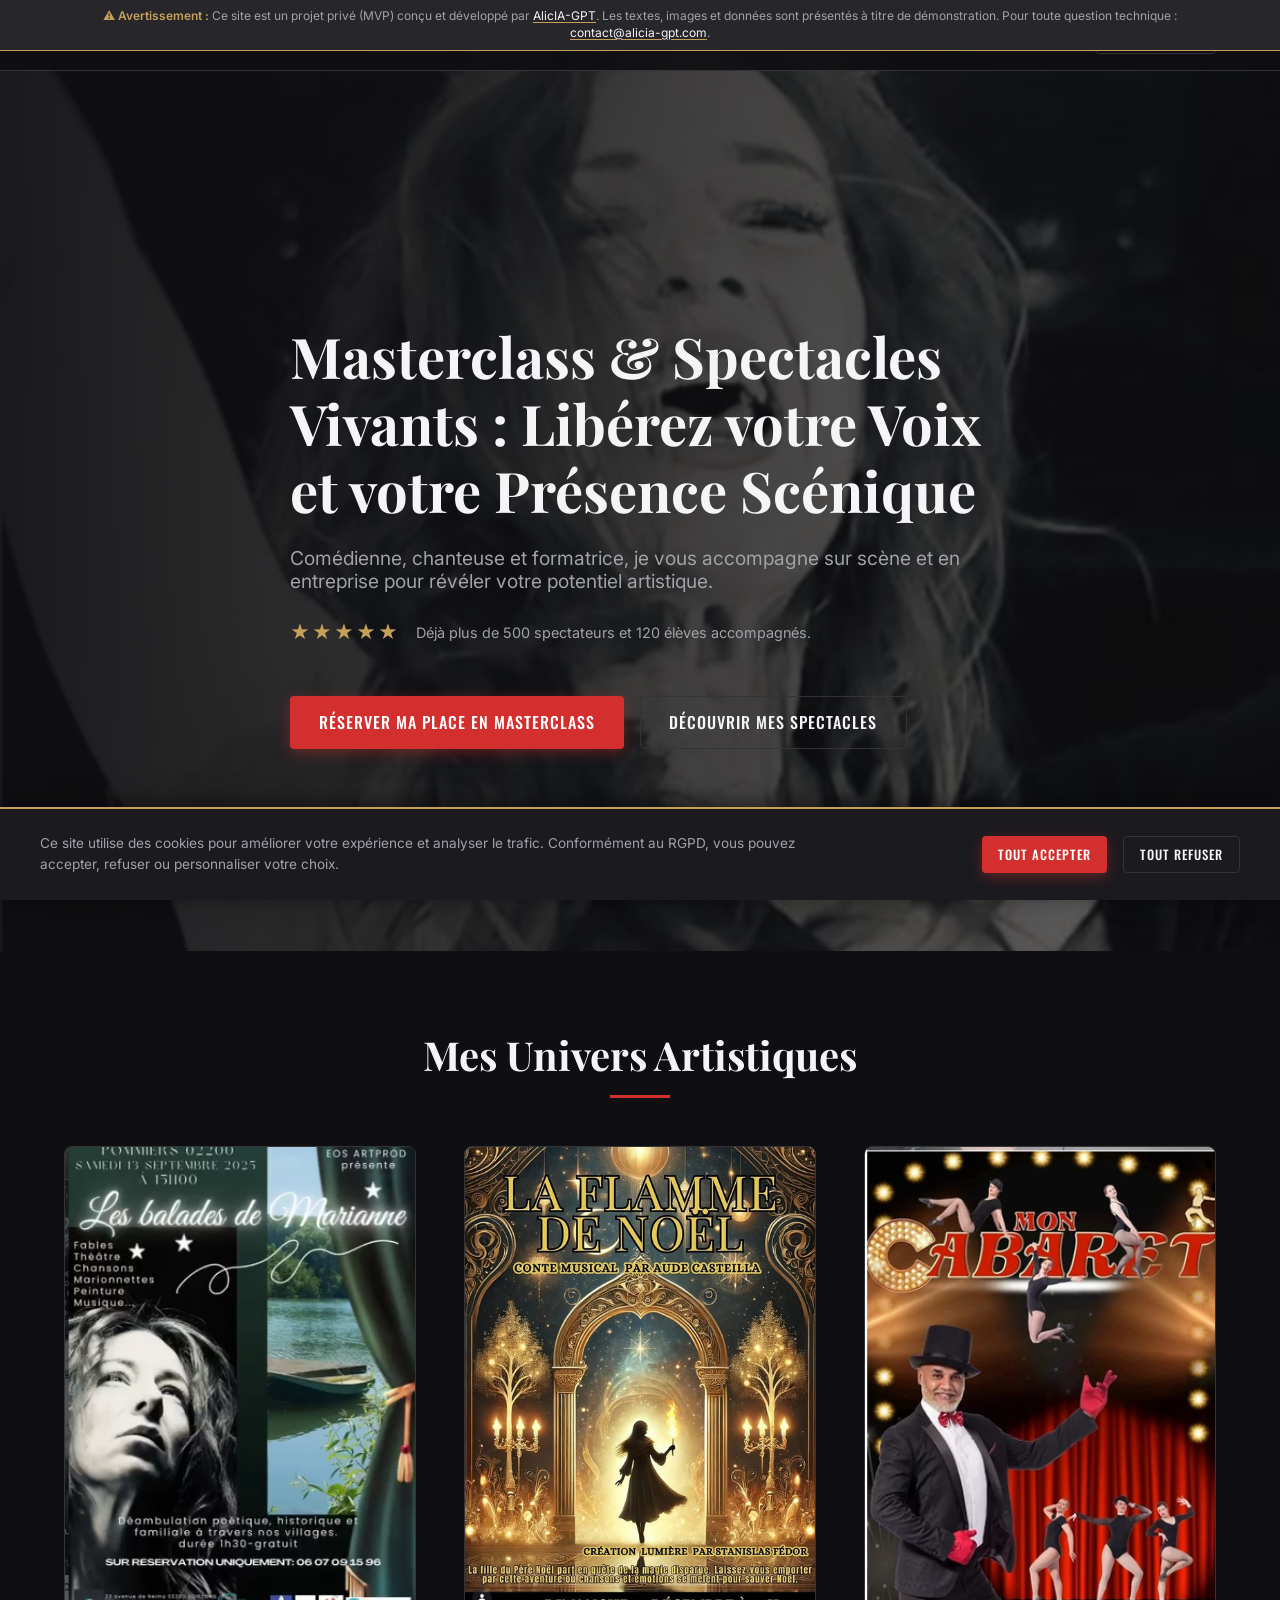
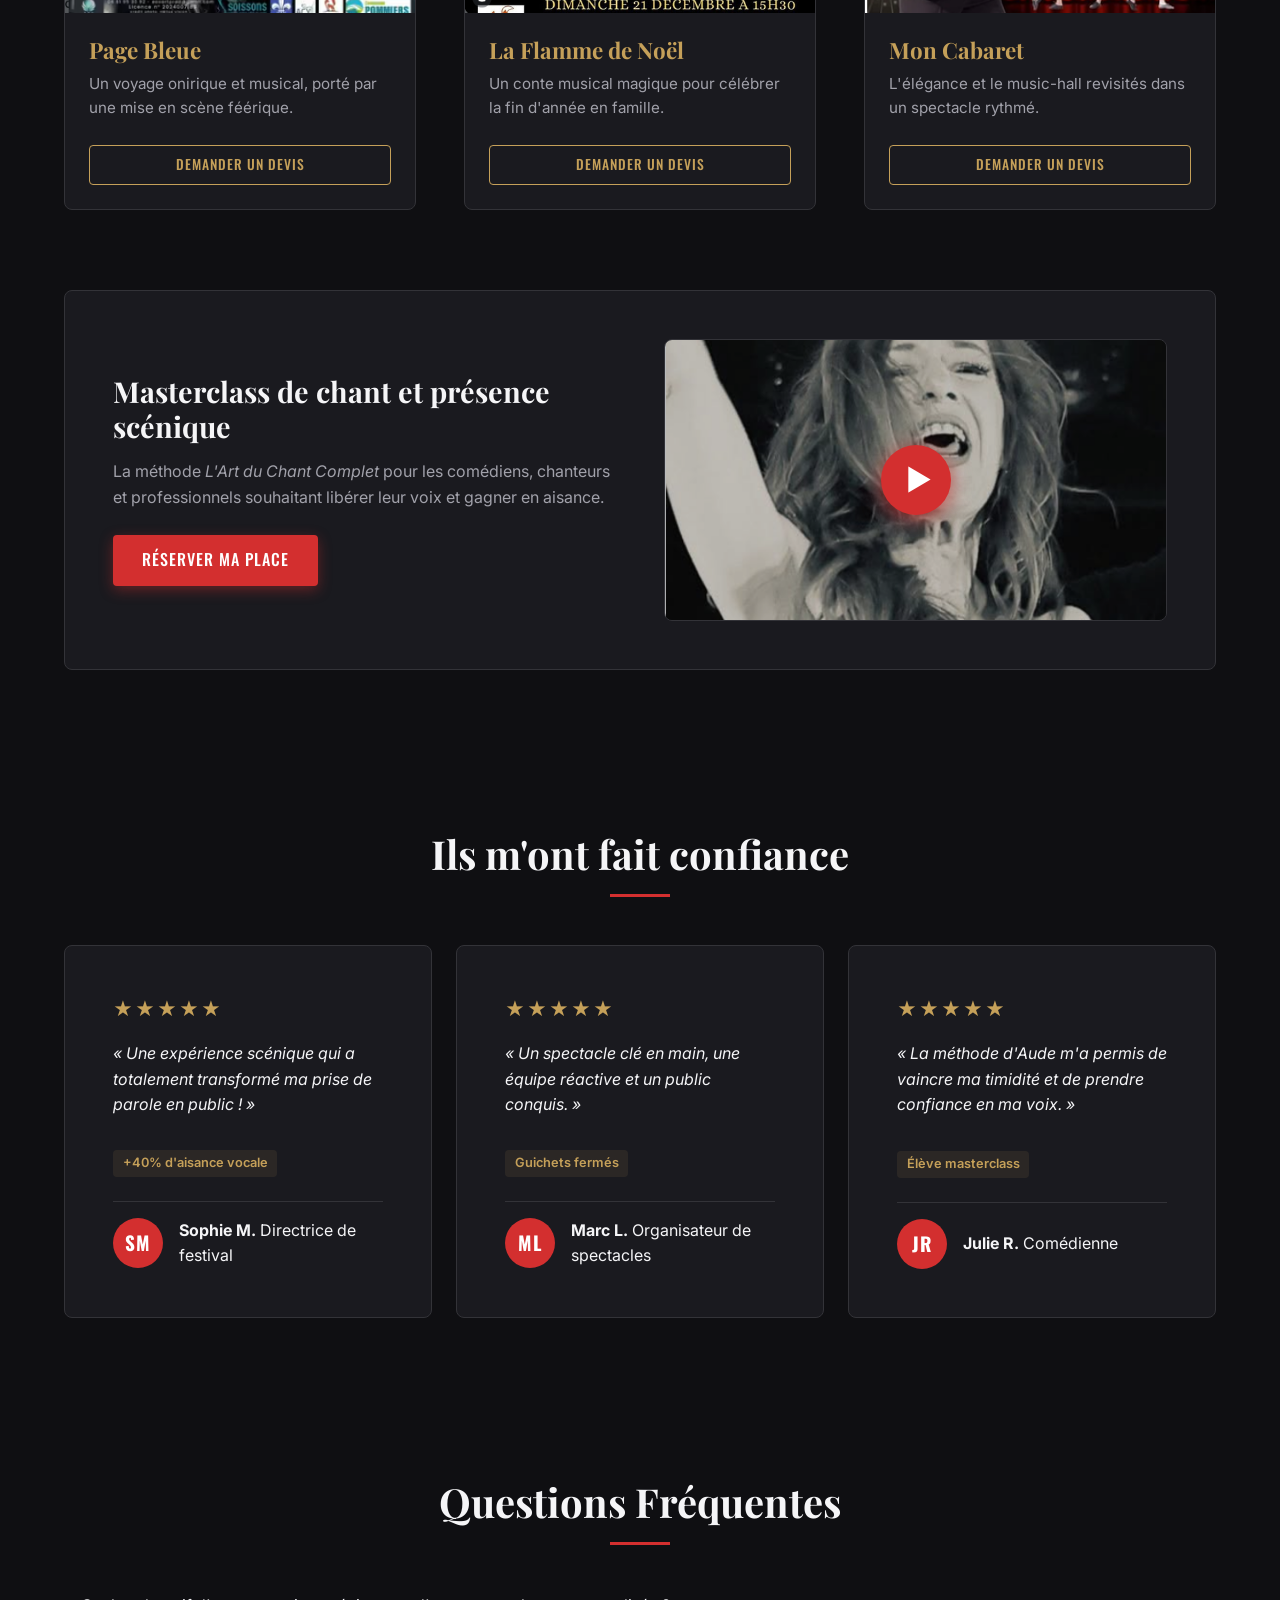
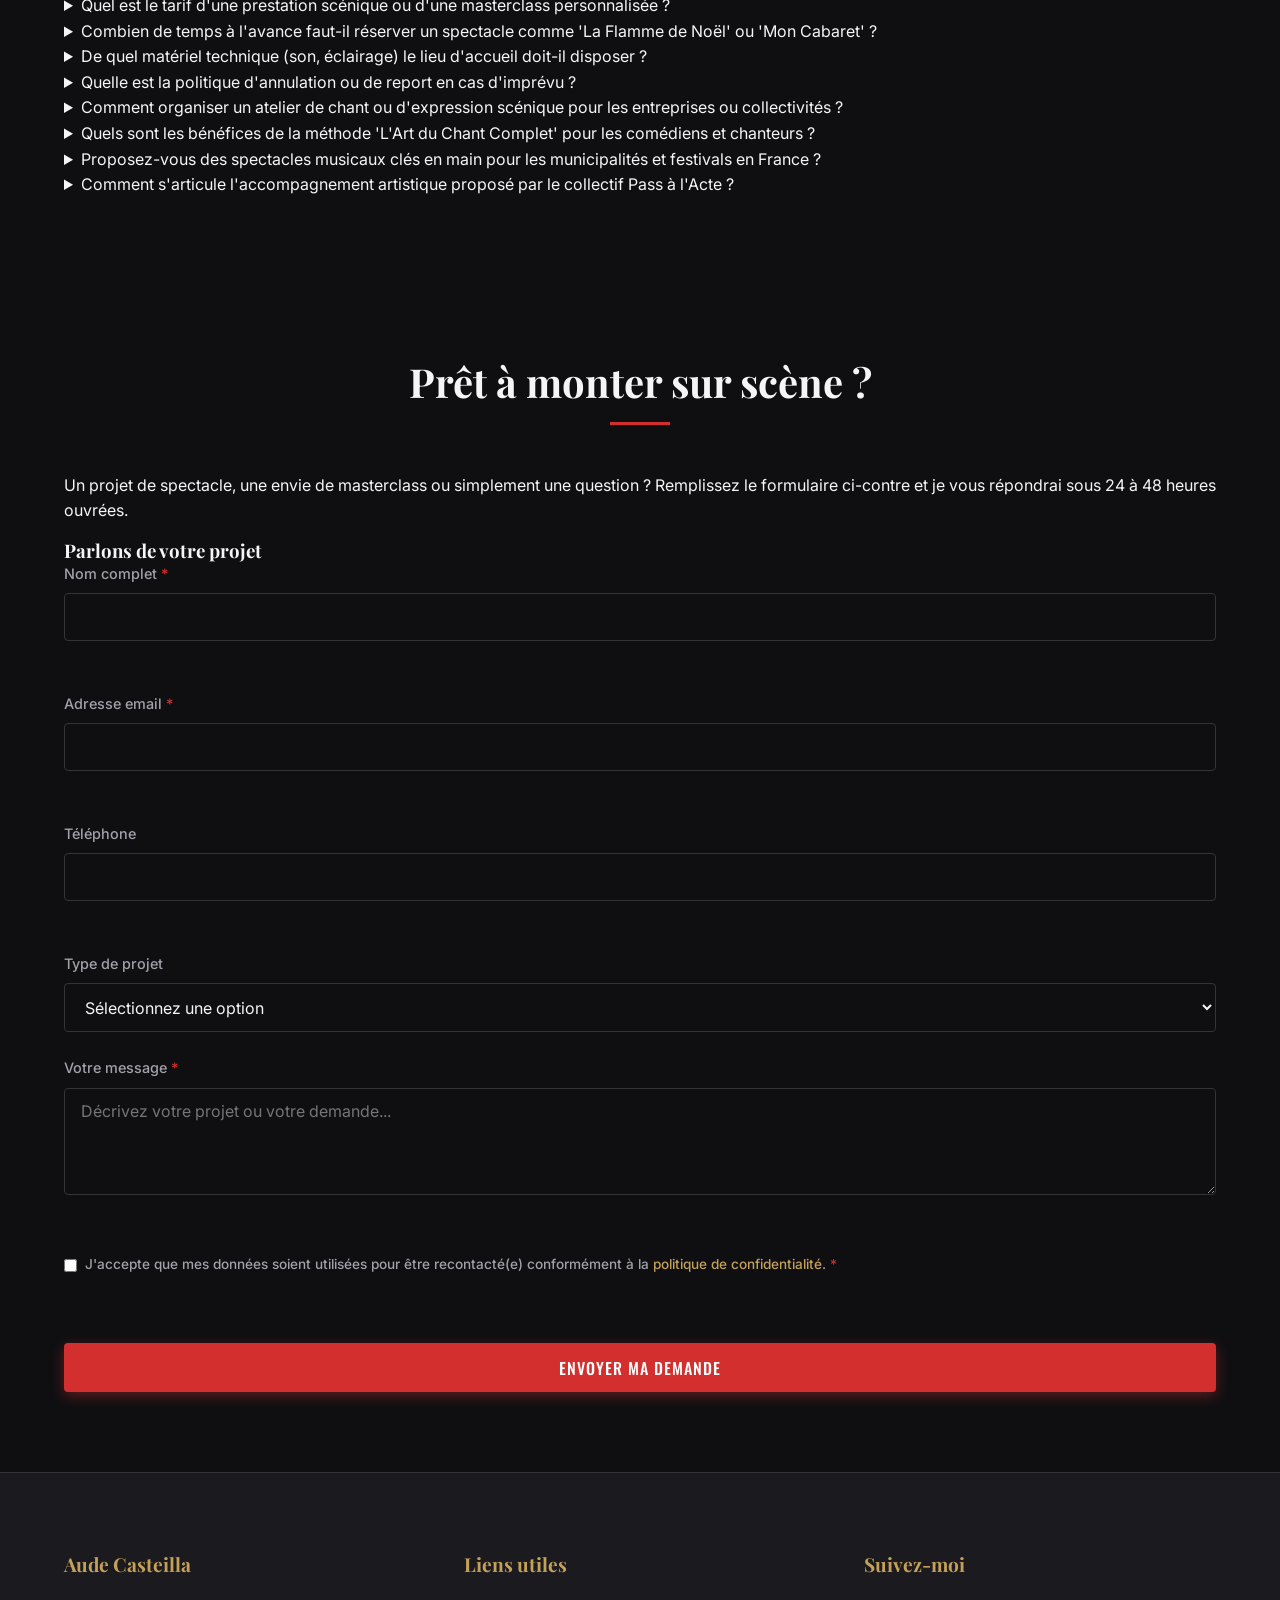
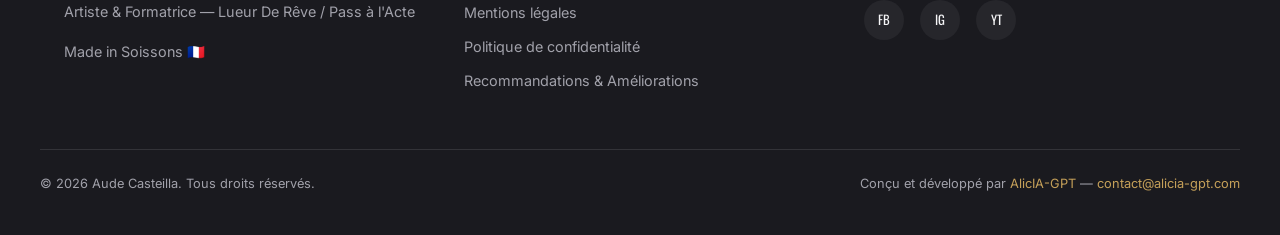
<file: index.html>
<!doctype html>
<html lang="fr">
  <head>
    <meta charset="UTF-8" />
    <meta name="viewport" content="width=device-width, initial-scale=1.0" />
    <title>Aude Casteilla | Masterclass & Spectacles Vivants à Soissons</title>
    <meta
      name="description"
      content="Découvrez les spectacles musicaux d'Aude Casteilla et réservez votre masterclass de chant et présence scénique. Révélez votre voix à Soissons et partout en France."
    />

    <!-- Polices Google Fonts -->
    <link rel="preconnect" href="https://fonts.googleapis.com" />
    <link rel="preconnect" href="https://fonts.gstatic.com" crossorigin />
    <link
      href="https://fonts.googleapis.com/css2?family=Inter:wght@400;500;600&family=Oswald:wght@500;700&family=Playfair+Display:ital,wght@0,600;0,700;1,600&display=swap"
      rel="stylesheet"
    />

    <!-- Styles -->
    <link rel="stylesheet" href="css/style.css" />
    <link rel="stylesheet" href="css/components.css" />
    <link rel="stylesheet" href="css/pages.css" />

    <!-- Favicon (à compléter) -->
    <link rel="icon" href="assets/images/favicon.ico" type="image/x-icon" />

    <!-- Données Structurées JSON-LD (SEO) -->
    <script type="application/ld+json">
      {
        "@context": "https://schema.org",
        "@type": "Person",
        "name": "Aude Casteilla",
        "jobTitle": "Comédienne, chanteuse, danseuse et formatrice",
        "url": "https://www.audecasteilla.com",
        "sameAs": [
          "https://facebook.com/audepagebleue/",
          "https://instagram.com/audecasteilla/",
          "https://youtube.com/@audecasteilla8926"
        ]
      }
    </script>
    <script type="application/ld+json">
      {
        "@context": "https://schema.org",
        "@type": "FAQPage",
        "mainEntity": [
          {
            "@type": "Question",
            "name": "Quel est le tarif d'une prestation scénique ou d'une masterclass personnalisée ?",
            "acceptedAnswer": {
              "@type": "Answer",
              "text": "Les tarifs varient selon la durée, le lieu et le type de prestation. Contactez-moi pour recevoir un devis personnalisé sous 24h."
            }
          },
          {
            "@type": "Question",
            "name": "Combien de temps à l'avance faut-il réserver un spectacle ?",
            "acceptedAnswer": {
              "@type": "Answer",
              "text": "Il est recommandé de réserver au moins 3 mois à l'avance pour garantir la disponibilité, surtout pour les périodes de fêtes."
            }
          }
        ]
      }
    </script>
  </head>
  <body>
    <!-- LIEN D'ÉVITEMENT POUR L'ACCESSIBILITÉ -->
    <a href="#main-content" class="skip-link">Aller au contenu principal</a>

    <!-- HEADER -->
    <header class="site-header">
      <div class="container header-container">
        <a href="#" class="logo" aria-label="Retour à l'accueil">
          <span class="logo-text">Aude Casteilla</span>
        </a>
        <nav class="main-nav" aria-label="Navigation principale">
          <ul>
            <li><a href="#spectacles">Spectacles</a></li>
            <li><a href="#masterclass">Masterclass</a></li>
            <li><a href="#avis">Avis</a></li>
            <li><a href="#faq">FAQ</a></li>
          </ul>
        </nav>
        <a href="#contact" class="btn btn-outline header-cta">Me contacter</a>
      </div>
    </header>
    <!-- BANDEAU D'AVERTISSEMENT MVP (AlicIA-GPT) -->
    <div class="mvp-warning-banner" role="alert">
      <div class="container warning-content">
        <p>
          <strong>⚠️ Avertissement :</strong> Ce site est un projet privé (MVP)
          conçu et développé par
          <a href="https://www.alicia-gpt.com/" target="_blank" rel="noopener"
            >AlicIA-GPT</a
          >. Les textes, images et données sont présentés à titre de
          démonstration. Pour toute question technique :
          <a href="mailto:contact@alicia-gpt.com">contact@alicia-gpt.com</a>.
        </p>
      </div>
    </div>
    <main id="main-content">
      <!-- SECTION HERO -->
      <section class="hero" id="accueil">
        <div class="hero-bg">
          <img
            src="assets/images/aude.png"
            alt="Aude Casteilla sur scène dans une robe rouge"
            fetchpriority="high"
          />
          <div class="hero-overlay"></div>
        </div>
        <div class="container hero-content">
          <h1>
            Masterclass & Spectacles Vivants : Libérez votre Voix et votre
            Présence Scénique
          </h1>
          <h2 class="hero-subtitle">
            Comédienne, chanteuse et formatrice, je vous accompagne sur scène et
            en entreprise pour révéler votre potentiel artistique.
          </h2>
          <div class="hero-proof">
            <span class="stars" aria-hidden="true">★★★★★</span>
            <span class="visually-hidden">Note de 5 étoiles sur 5</span>
            <p>Déjà plus de 500 spectateurs et 120 élèves accompagnés.</p>
          </div>
          <div class="hero-cta-group">
            <a href="#contact" class="btn btn-primary"
              >Réserver ma place en Masterclass</a
            >
            <a href="#spectacles" class="btn btn-ghost"
              >Découvrir mes spectacles</a
            >
          </div>
        </div>
      </section>

      <!-- SECTION SPECTACLES / OFFRES (Mise à jour avec visuels) -->
      <section class="offers section-padding" id="spectacles">
        <div class="container">
          <h2 class="section-title">Mes Univers Artistiques</h2>

          <div class="spectacle-showcase">
            <!-- Carte Spectacle 1 -->
            <article class="card offer-card showcase-card">
              <div class="showcase-img-wrapper">
                <img
                  src="assets/images/bleu.png"
                  alt="Affiche du spectacle Page Bleue"
                  loading="lazy"
                  width="400"
                  height="400"
                />
              </div>
              <div class="showcase-content">
                <h3>Page Bleue</h3>
                <p>
                  Un voyage onirique et musical, porté par une mise en scène
                  féérique.
                </p>
                <a href="#contact" class="btn btn-secondary btn-sm"
                  >Demander un devis</a
                >
              </div>
            </article>

            <!-- Carte Spectacle 2 -->
            <article class="card offer-card showcase-card">
              <div class="showcase-img-wrapper">
                <img
                  src="assets/images/noel.png"
                  alt="Affiche du spectacle La Flamme de Noël"
                  loading="lazy"
                  width="400"
                  height="400"
                />
              </div>
              <div class="showcase-content">
                <h3>La Flamme de Noël</h3>
                <p>
                  Un conte musical magique pour célébrer la fin d'année en
                  famille.
                </p>
                <a href="#contact" class="btn btn-secondary btn-sm"
                  >Demander un devis</a
                >
              </div>
            </article>

            <!-- Carte Spectacle 3 -->
            <article class="card offer-card showcase-card">
              <div class="showcase-img-wrapper">
                <img
                  src="assets/images/cabaret.png"
                  alt="Affiche du spectacle Mon Cabaret"
                  loading="lazy"
                  width="400"
                  height="400"
                />
              </div>
              <div class="showcase-content">
                <h3>Mon Cabaret</h3>
                <p>
                  L'élégance et le music-hall revisités dans un spectacle
                  rythmé.
                </p>
                <a href="#contact" class="btn btn-secondary btn-sm"
                  >Demander un devis</a
                >
              </div>
            </article>
          </div>

          <!-- Bloc Vidéo & Masterclass -->
          <div class="masterclass-video-block" id="masterclass">
            <div class="masterclass-text">
              <h3>Masterclass de chant et présence scénique</h3>
              <p>
                La méthode <em>L'Art du Chant Complet</em> pour les comédiens,
                chanteurs et professionnels souhaitant libérer leur voix et
                gagner en aisance.
              </p>
              <a href="#contact" class="btn btn-primary">Réserver ma place</a>
            </div>

            <div class="video-wrapper">
              <!-- Lien vers la vraie vidéo YouTube pour contourner l'erreur 153 -->
              <a
                href="https://www.youtube.com/watch?v=KJHK-2x-INE"
                target="_blank"
                rel="noopener"
                class="video-link"
                aria-label="Regarder la vidéo sur YouTube"
              >
                <!-- L'image d'illustration (mettez le nom de l'image que vous voulez) -->
                <img
                  src="assets/images/aude-video.png"
                  alt="Aperçu de la masterclass en vidéo"
                  loading="lazy"
                />
                <div class="play-button" aria-hidden="true">▶</div>
              </a>
            </div>
          </div>
        </div>
      </section>

      <!-- SECTION AVIS / PREUVE SOCIALE (Mise à jour avec avatars initiales) -->
      <section class="testimonials section-padding" id="avis">
        <div class="container">
          <h2 class="section-title">Ils m'ont fait confiance</h2>
          <div class="testimonial-grid">
            <!-- Carte 1 -->
            <article class="card testimonial-card">
              <div
                class="testimonial-rating stars"
                aria-label="Note : 5 étoiles sur 5"
              >
                ★★★★★
              </div>
              <blockquote>
                <p>
                  « Une expérience scénique qui a totalement transformé ma prise
                  de parole en public ! »
                </p>
              </blockquote>
              <div class="testimonial-result">+40% d'aisance vocale</div>
              <div class="testimonial-author">
                <div class="author-avatar" aria-hidden="true">SM</div>
                <div>
                  <strong>Sophie M.</strong>
                  <span>Directrice de festival</span>
                </div>
              </div>
            </article>
            <!-- Carte 2 -->
            <article class="card testimonial-card">
              <div
                class="testimonial-rating stars"
                aria-label="Note : 5 étoiles sur 5"
              >
                ★★★★★
              </div>
              <blockquote>
                <p>
                  « Un spectacle clé en main, une équipe réactive et un public
                  conquis. »
                </p>
              </blockquote>
              <div class="testimonial-result">Guichets fermés</div>
              <div class="testimonial-author">
                <div class="author-avatar" aria-hidden="true">ML</div>
                <div>
                  <strong>Marc L.</strong>
                  <span>Organisateur de spectacles</span>
                </div>
              </div>
            </article>
            <!-- Carte 3 -->
            <article class="card testimonial-card">
              <div
                class="testimonial-rating stars"
                aria-label="Note : 5 étoiles sur 5"
              >
                ★★★★★
              </div>
              <blockquote>
                <p>
                  « La méthode d'Aude m'a permis de vaincre ma timidité et de
                  prendre confiance en ma voix. »
                </p>
              </blockquote>
              <div class="testimonial-result">Élève masterclass</div>
              <div class="testimonial-author">
                <div class="author-avatar" aria-hidden="true">JR</div>
                <div>
                  <strong>Julie R.</strong>
                  <span>Comédienne</span>
                </div>
              </div>
            </article>
          </div>
        </div>
      </section>

      <!-- SECTION FAQ -->
      <section class="faq section-padding" id="faq">
        <div class="container">
          <h2 class="section-title">Questions Fréquentes</h2>
          <div class="faq-accordion">
            <details class="faq-item">
              <summary>
                Quel est le tarif d'une prestation scénique ou d'une masterclass
                personnalisée ?
              </summary>
              <div class="faq-content">
                <p>
                  Les tarifs varient selon la durée, le lieu et le type de
                  prestation (spectacle, masterclass, coaching). Contactez-moi
                  via le formulaire pour recevoir un devis personnalisé sous
                  24h.
                </p>
              </div>
            </details>
            <details class="faq-item">
              <summary>
                Combien de temps à l'avance faut-il réserver un spectacle comme
                'La Flamme de Noël' ou 'Mon Cabaret' ?
              </summary>
              <div class="faq-content">
                <p>
                  Il est recommandé de réserver au moins 3 mois à l'avance pour
                  garantir la disponibilité, surtout pour les périodes de fêtes
                  de fin d'année.
                </p>
              </div>
            </details>
            <details class="faq-item">
              <summary>
                De quel matériel technique (son, éclairage) le lieu d'accueil
                doit-il disposer ?
              </summary>
              <div class="faq-content">
                <p>
                  Nous nous adaptons à votre lieu. Un système de sonorisation de
                  base et un éclairage scénique sont généralement nécessaires.
                  Une fiche technique détaillée vous sera fournie après
                  validation du devis.
                </p>
              </div>
            </details>
            <details class="faq-item">
              <summary>
                Quelle est la politique d'annulation ou de report en cas
                d'imprévu ?
              </summary>
              <div class="faq-content">
                <p>
                  Les conditions d'annulation sont précisées dans le contrat de
                  prestation. En règle générale, un report est possible sans
                  frais jusqu'à 30 jours avant la date prévue.
                </p>
              </div>
            </details>
            <details class="faq-item">
              <summary>
                Comment organiser un atelier de chant ou d'expression scénique
                pour les entreprises ou collectivités ?
              </summary>
              <div class="faq-content">
                <p>
                  Contactez-moi pour définir ensemble vos besoins (cohésion
                  d'équipe, prise de parole, créativité). Je propose des formats
                  sur mesure, d'une demi-journée à plusieurs sessions.
                </p>
              </div>
            </details>
            <details class="faq-item">
              <summary>
                Quels sont les bénéfices de la méthode 'L'Art du Chant Complet'
                pour les comédiens et chanteurs ?
              </summary>
              <div class="faq-content">
                <p>
                  Cette méthode globale travaille la respiration, la posture, la
                  diction et l'interprétation. Elle permet de libérer la voix
                  naturelle et de gagner en présence scénique.
                </p>
              </div>
            </details>
            <details class="faq-item">
              <summary>
                Proposez-vous des spectacles musicaux clés en main pour les
                municipalités et festivals en France ?
              </summary>
              <div class="faq-content">
                <p>
                  Oui, les spectacles de la compagnie Lueur De Rêve sont conçus
                  pour être autonomes techniquement et s'adapter à différents
                  lieux (salles des fêtes, théâtres, plein air).
                </p>
              </div>
            </details>
            <details class="faq-item">
              <summary>
                Comment s'articule l'accompagnement artistique proposé par le
                collectif Pass à l'Acte ?
              </summary>
              <div class="faq-content">
                <p>
                  Le collectif réunit des artistes pluridisciplinaires pour des
                  créations et des ateliers. L'accompagnement peut prendre la
                  forme de résidences, de coachings ou de créations sur mesure.
                </p>
              </div>
            </details>
          </div>
        </div>
      </section>

      <!-- SECTION CONTACT -->
      <section class="contact section-padding" id="contact">
        <div class="container contact-container">
          <div class="contact-info">
            <h2 class="section-title">Prêt à monter sur scène ?</h2>
            <p>
              Un projet de spectacle, une envie de masterclass ou simplement une
              question ? Remplissez le formulaire ci-contre et je vous répondrai
              sous 24 à 48 heures ouvrées.
            </p>
          </div>

          <form id="contact-form" class="contact-form" novalidate>
            <h3>Parlons de votre projet</h3>

            <div class="form-group">
              <label for="name"
                >Nom complet <span class="required">*</span></label
              >
              <input
                type="text"
                id="name"
                name="name"
                autocomplete="name"
                required
                aria-required="true"
                aria-describedby="name-error"
              />
              <span
                class="error-message"
                id="name-error"
                aria-live="polite"
              ></span>
            </div>

            <div class="form-group">
              <label for="email"
                >Adresse email <span class="required">*</span></label
              >
              <input
                type="email"
                id="email"
                name="email"
                autocomplete="email"
                required
                aria-required="true"
                aria-describedby="email-error"
              />
              <span
                class="error-message"
                id="email-error"
                aria-live="polite"
              ></span>
            </div>

            <div class="form-group">
              <label for="phone">Téléphone</label>
              <input
                type="tel"
                id="phone"
                name="phone"
                autocomplete="tel"
                aria-describedby="phone-error"
              />
              <span
                class="error-message"
                id="phone-error"
                aria-live="polite"
              ></span>
            </div>

            <div class="form-group">
              <label for="project-type">Type de projet</label>
              <select id="project-type" name="project-type">
                <option value="">Sélectionnez une option</option>
                <option value="spectacle">Spectacle</option>
                <option value="masterclass">Masterclass</option>
                <option value="coaching">Coaching</option>
                <option value="autre">Autre</option>
              </select>
            </div>

            <div class="form-group">
              <label for="message"
                >Votre message <span class="required">*</span></label
              >
              <textarea
                id="message"
                name="message"
                rows="4"
                placeholder="Décrivez votre projet ou votre demande..."
                required
                aria-required="true"
                aria-describedby="message-error"
              ></textarea>
              <span
                class="error-message"
                id="message-error"
                aria-live="polite"
              ></span>
            </div>

            <div class="form-group checkbox-group">
              <input
                type="checkbox"
                id="rgpd"
                name="rgpd"
                required
                aria-required="true"
                aria-describedby="rgpd-error"
              />
              <label for="rgpd"
                >J'accepte que mes données soient utilisées pour être
                recontacté(e) conformément à la
                <a href="politique-confidentialite.html" target="_blank"
                  >politique de confidentialité</a
                >. <span class="required">*</span></label
              >
              <span
                class="error-message"
                id="rgpd-error"
                aria-live="polite"
              ></span>
            </div>

            <!-- Champ anti-spam honeypot (invisible pour les humains) -->
            <div class="honeypot" aria-hidden="true">
              <label for="website">Ne pas remplir ce champ</label>
              <input
                type="text"
                id="website"
                name="website"
                tabindex="-1"
                autocomplete="off"
              />
            </div>

            <button
              type="submit"
              class="btn btn-primary btn-block"
              id="submit-btn"
            >
              <span class="btn-text">Envoyer ma demande</span>
              <span class="spinner hidden" aria-hidden="true"></span>
            </button>

            <div
              id="form-feedback"
              class="form-feedback hidden"
              role="status"
              aria-live="polite"
            ></div>
          </form>
        </div>
      </section>
    </main>

    <!-- FOOTER -->
    <footer class="site-footer">
      <div class="container footer-content">
        <div class="footer-brand">
          <h3>Aude Casteilla</h3>
          <p>Artiste & Formatrice — Lueur De Rêve / Pass à l'Acte</p>
          <p>Made in Soissons 🇫🇷</p>
        </div>
        <div class="footer-links">
          <h3>Liens utiles</h3>
          <ul>
            <li><a href="mentions-legales.html">Mentions légales</a></li>
            <li>
              <a href="politique-confidentialite.html"
                >Politique de confidentialité</a
              >
            </li>
            <li>
              <a href="recommandations.html">Recommandations & Améliorations</a>
            </li>
          </ul>
        </div>
        <div class="footer-social">
          <h3>Suivez-moi</h3>
          <div class="social-icons">
            <a
              href="https://facebook.com/audepagebleue/"
              aria-label="Facebook"
              target="_blank"
              rel="noopener"
              >FB</a
            >
            <a
              href="https://instagram.com/audecasteilla/"
              aria-label="Instagram"
              target="_blank"
              rel="noopener"
              >IG</a
            >
            <a
              href="https://youtube.com/@audecasteilla8926"
              aria-label="YouTube"
              target="_blank"
              rel="noopener"
              >YT</a
            >
          </div>
        </div>
      </div>
      <div class="footer-bottom container">
        <p>© 2026 Aude Casteilla. Tous droits réservés.</p>
        <p>
          Conçu et développé par
          <a href="https://www.alicia-gpt.com/" target="_blank" rel="noopener"
            >AlicIA-GPT</a
          >
          — <a href="mailto:contact@alicia-gpt.com">contact@alicia-gpt.com</a>
        </p>
      </div>
    </footer>

    <!-- BANNIÈRE COOKIES -->
    <div
      id="cookie-banner"
      class="cookie-banner hidden"
      role="dialog"
      aria-live="polite"
      aria-label="Gestion des cookies"
    >
      <div class="cookie-content">
        <p>
          Ce site utilise des cookies pour améliorer votre expérience et
          analyser le trafic. Conformément au RGPD, vous pouvez accepter,
          refuser ou personnaliser votre choix.
        </p>
        <div class="cookie-actions">
          <button id="accept-cookies" class="btn btn-primary btn-sm">
            Tout accepter
          </button>
          <button id="reject-cookies" class="btn btn-outline btn-sm">
            Tout refuser
          </button>
        </div>
      </div>
    </div>

    <!-- SCRIPTS -->
    <script src="js/main.js"></script>
    <script src="js/form-validation.js"></script>
    <script src="js/cookie-consent.js"></script>
  </body>
</html>
</file>
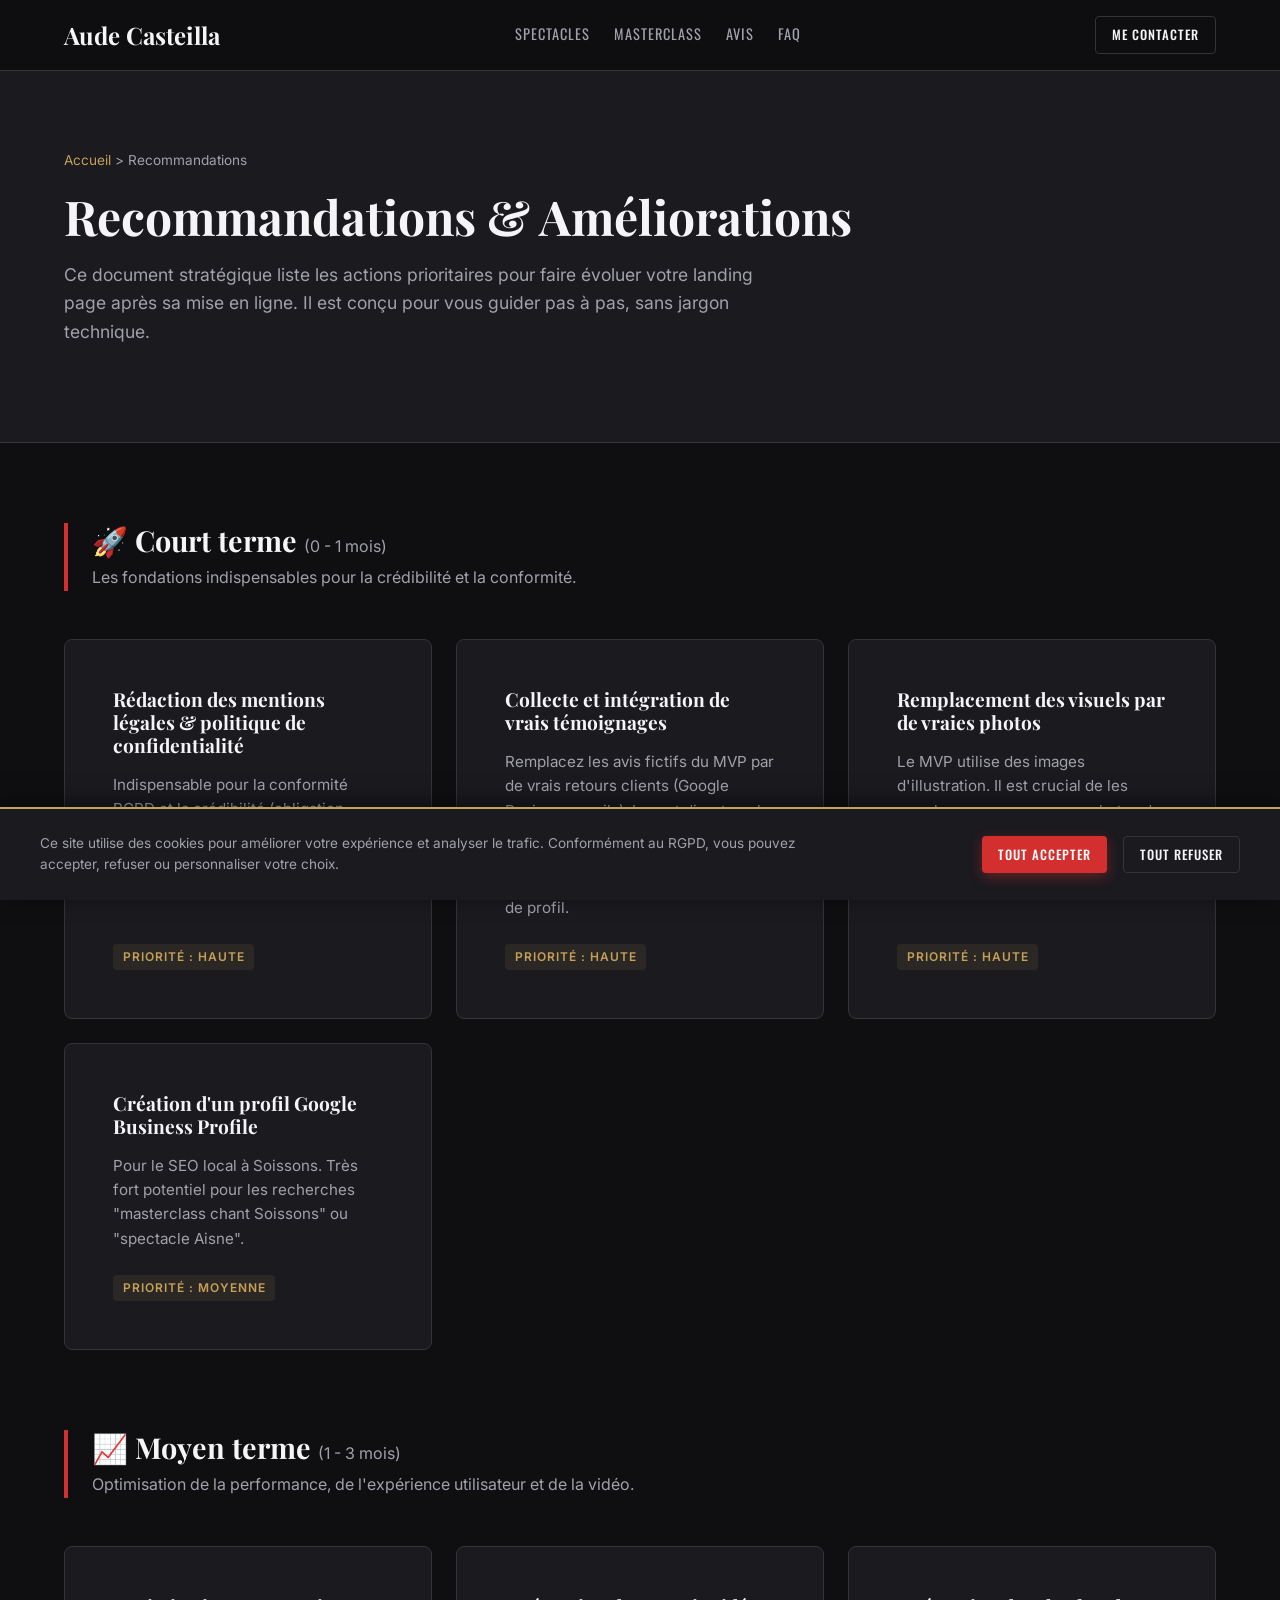
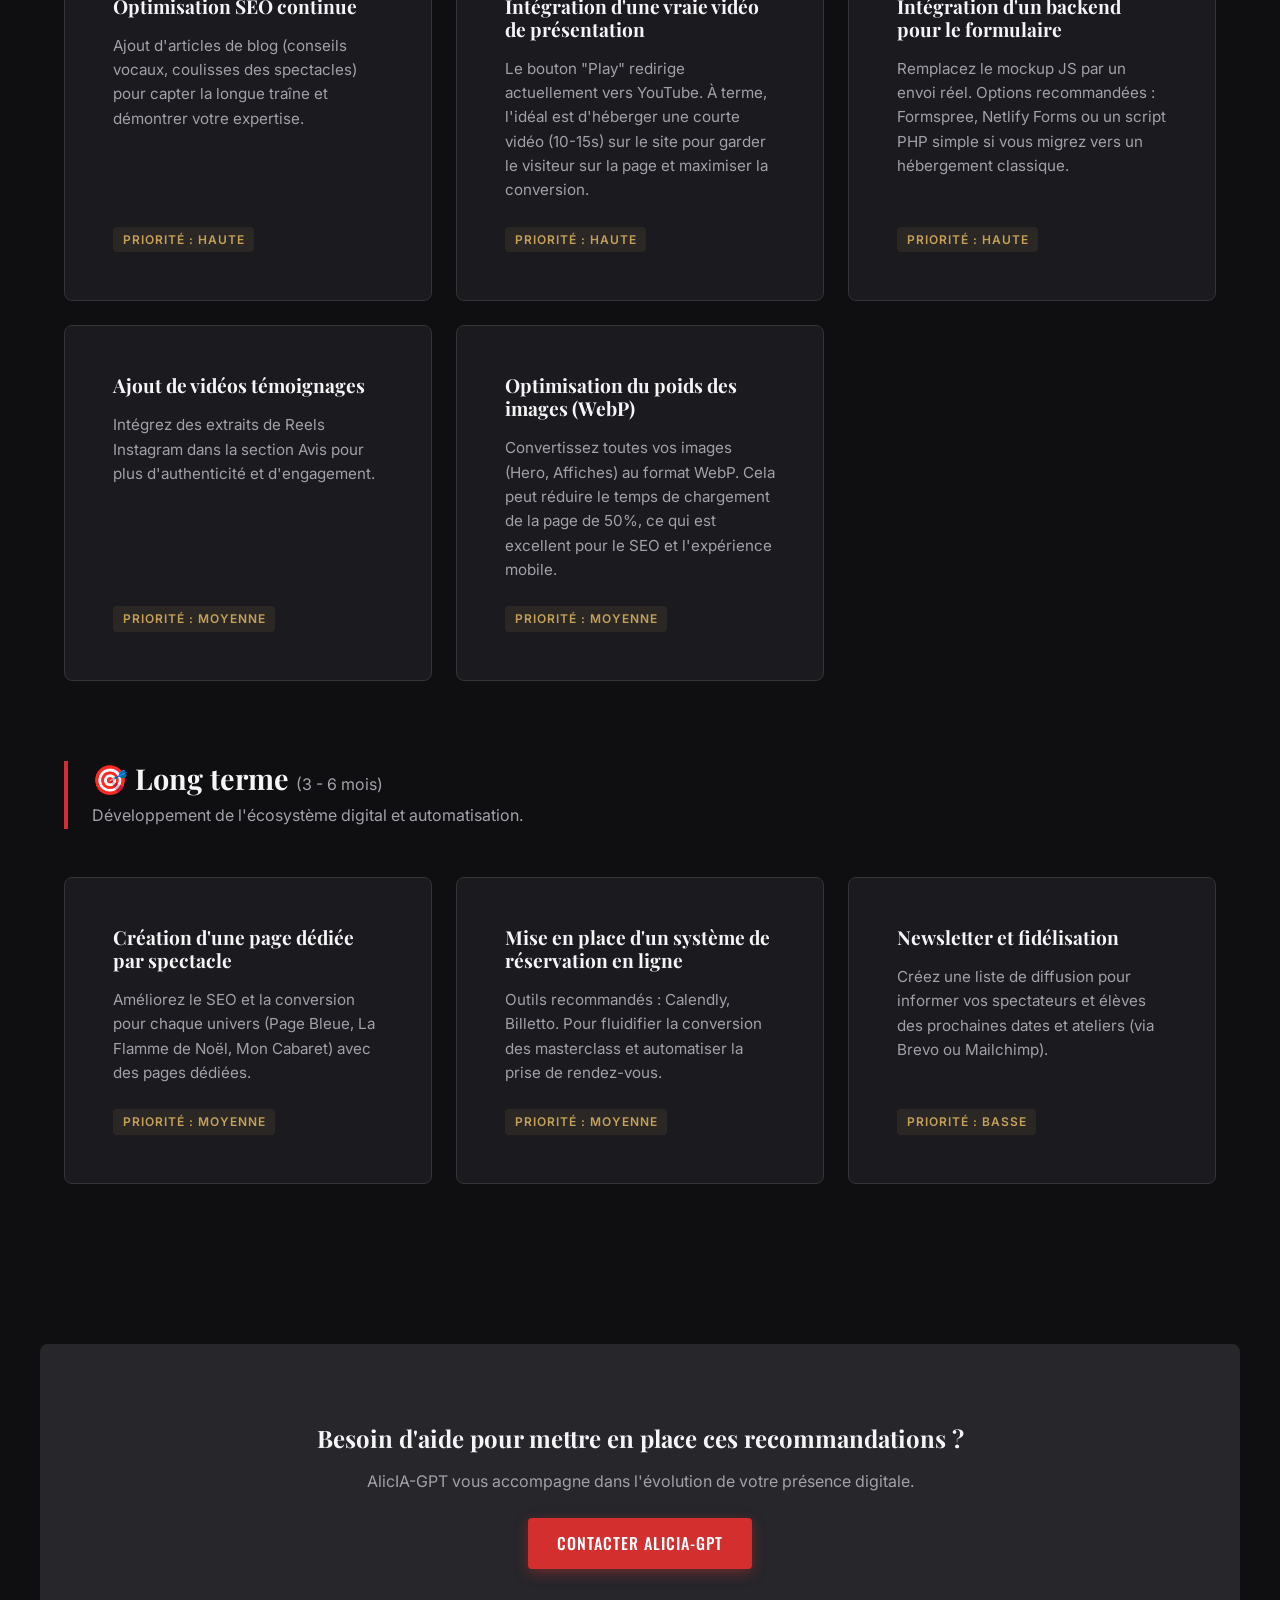
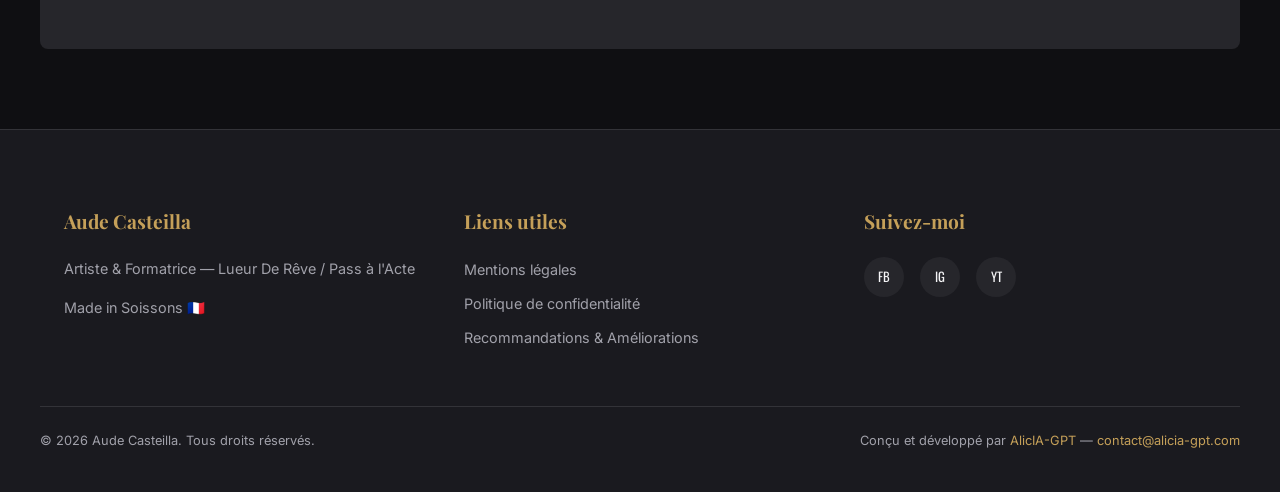
<file: recommandations.html>
<!doctype html>
<html lang="fr">
  <head>
    <meta charset="UTF-8" />
    <meta name="viewport" content="width=device-width, initial-scale=1.0" />
    <title>Recommandations & Améliorations | Aude Casteilla</title>
    <meta
      name="description"
      content="Découvrez le plan d'action post-MVP pour le site d'Aude Casteilla : optimisation SEO, conformité RGPD, collecte de témoignages et évolutions futures."
    />

    <!-- Polices Google Fonts -->
    <link rel="preconnect" href="https://fonts.googleapis.com" />
    <link rel="preconnect" href="https://fonts.gstatic.com" crossorigin />
    <link
      href="https://fonts.googleapis.com/css2?family=Inter:wght@400;500;600&family=Oswald:wght@500;700&family=Playfair+Display:ital,wght@0,600;0,700;1,600&display=swap"
      rel="stylesheet"
    />

    <!-- Styles -->
    <link rel="stylesheet" href="css/style.css" />
    <link rel="stylesheet" href="css/components.css" />
    <link rel="stylesheet" href="css/pages.css" />

    <!-- Données Structurées JSON-LD pour la page WebPage -->
    <script type="application/ld+json">
      {
        "@context": "https://schema.org",
        "@type": "WebPage",
        "name": "Recommandations & Améliorations pour Aude Casteilla",
        "description": "Plan d'action priorisé pour l'optimisation continue du site web d'Aude Casteilla.",
        "publisher": {
          "@type": "Organization",
          "name": "AlicIA-GPT",
          "url": "https://www.alicia-gpt.com/"
        }
      }
    </script>
  </head>
  <body>
    <!-- LIEN D'ÉVITEMENT POUR L'ACCESSIBILITÉ -->
    <a href="#main-content" class="skip-link">Aller au contenu principal</a>

    <!-- HEADER (simplifié pour la page secondaire) -->
    <header class="site-header">
      <div class="container header-container">
        <a href="index.html" class="logo" aria-label="Retour à l'accueil">
          <span class="logo-text">Aude Casteilla</span>
        </a>
        <nav class="main-nav" aria-label="Navigation principale">
          <ul>
            <li><a href="index.html#spectacles">Spectacles</a></li>
            <li><a href="index.html#masterclass">Masterclass</a></li>
            <li><a href="index.html#avis">Avis</a></li>
            <li><a href="index.html#faq">FAQ</a></li>
          </ul>
        </nav>
        <a href="index.html#contact" class="btn btn-outline header-cta"
          >Me contacter</a
        >
      </div>
    </header>

    <main id="main-content" class="page-content">
      <!-- EN-TÊTE DE PAGE -->
      <section class="page-hero">
        <div class="container">
          <p class="breadcrumb">
            <a href="index.html">Accueil</a> &gt; Recommandations
          </p>
          <h1>Recommandations & Améliorations</h1>
          <p class="lead">
            Ce document stratégique liste les actions prioritaires pour faire
            évoluer votre landing page après sa mise en ligne. Il est conçu pour
            vous guider pas à pas, sans jargon technique.
          </p>
        </div>
      </section>

      <!-- SECTION PLAN D'ACTION -->
      <section class="recommendations-section container">
        <!-- Priorité Court Terme -->
        <div class="recommendation-group">
          <div class="group-header">
            <h2>🚀 Court terme <span>(0 - 1 mois)</span></h2>
            <p>
              Les fondations indispensables pour la crédibilité et la
              conformité.
            </p>
          </div>
          <div class="recommendation-grid">
            <article class="card rec-card">
              <h3>
                Rédaction des mentions légales & politique de confidentialité
              </h3>
              <p>
                Indispensable pour la conformité RGPD et la crédibilité
                (obligation légale en France). Ces pages rassurent vos visiteurs
                et protègent votre activité.
              </p>
              <span class="tag">Priorité : Haute</span>
            </article>

            <article class="card rec-card">
              <h3>Collecte et intégration de vrais témoignages</h3>
              <p>
                Remplacez les avis fictifs du MVP par de vrais retours clients
                (Google Reviews, emails). Impact direct sur la conversion et
                l'authenticité. N'hésitez pas à demander l'autorisation
                d'utiliser leurs photos de profil.
              </p>
              <span class="tag">Priorité : Haute</span>
            </article>

            <!-- NOUVELLE CARTE : Photos -->
            <article class="card rec-card">
              <h3>Remplacement des visuels par de vraies photos</h3>
              <p>
                Le MVP utilise des images d'illustration. Il est crucial de les
                remplacer par vos propres photos de scène (haute résolution) et
                vos affiches officielles pour renforcer l'authenticité.
              </p>
              <span class="tag">Priorité : Haute</span>
            </article>

            <article class="card rec-card">
              <h3>Création d'un profil Google Business Profile</h3>
              <p>
                Pour le SEO local à Soissons. Très fort potentiel pour les
                recherches "masterclass chant Soissons" ou "spectacle Aisne".
              </p>
              <span class="tag">Priorité : Moyenne</span>
            </article>
          </div>
        </div>

        <!-- Priorité Moyen Terme -->
        <div class="recommendation-group">
          <div class="group-header">
            <h2>📈 Moyen terme <span>(1 - 3 mois)</span></h2>
            <p>
              Optimisation de la performance, de l'expérience utilisateur et de
              la vidéo.
            </p>
          </div>
          <div class="recommendation-grid">
            <article class="card rec-card">
              <h3>Optimisation SEO continue</h3>
              <p>
                Ajout d'articles de blog (conseils vocaux, coulisses des
                spectacles) pour capter la longue traîne et démontrer votre
                expertise.
              </p>
              <span class="tag">Priorité : Haute</span>
            </article>

            <!-- NOUVELLE CARTE : Vidéo -->
            <article class="card rec-card">
              <h3>Intégration d'une vraie vidéo de présentation</h3>
              <p>
                Le bouton "Play" redirige actuellement vers YouTube. À terme,
                l'idéal est d'héberger une courte vidéo (10-15s) sur le site
                pour garder le visiteur sur la page et maximiser la conversion.
              </p>
              <span class="tag">Priorité : Haute</span>
            </article>

            <article class="card rec-card">
              <h3>Intégration d'un backend pour le formulaire</h3>
              <p>
                Remplacez le mockup JS par un envoi réel. Options recommandées :
                Formspree, Netlify Forms ou un script PHP simple si vous migrez
                vers un hébergement classique.
              </p>
              <span class="tag">Priorité : Haute</span>
            </article>

            <article class="card rec-card">
              <h3>Ajout de vidéos témoignages</h3>
              <p>
                Intégrez des extraits de Reels Instagram dans la section Avis
                pour plus d'authenticité et d'engagement.
              </p>
              <span class="tag">Priorité : Moyenne</span>
            </article>

            <!-- NOUVELLE CARTE : Performance des images -->
            <article class="card rec-card">
              <h3>Optimisation du poids des images (WebP)</h3>
              <p>
                Convertissez toutes vos images (Hero, Affiches) au format WebP.
                Cela peut réduire le temps de chargement de la page de 50%, ce
                qui est excellent pour le SEO et l'expérience mobile.
              </p>
              <span class="tag">Priorité : Moyenne</span>
            </article>
          </div>
        </div>

        <!-- Priorité Long Terme -->
        <div class="recommendation-group">
          <div class="group-header">
            <h2>🎯 Long terme <span>(3 - 6 mois)</span></h2>
            <p>Développement de l'écosystème digital et automatisation.</p>
          </div>
          <div class="recommendation-grid">
            <article class="card rec-card">
              <h3>Création d'une page dédiée par spectacle</h3>
              <p>
                Améliorez le SEO et la conversion pour chaque univers (Page
                Bleue, La Flamme de Noël, Mon Cabaret) avec des pages dédiées.
              </p>
              <span class="tag">Priorité : Moyenne</span>
            </article>
            <article class="card rec-card">
              <h3>Mise en place d'un système de réservation en ligne</h3>
              <p>
                Outils recommandés : Calendly, Billetto. Pour fluidifier la
                conversion des masterclass et automatiser la prise de
                rendez-vous.
              </p>
              <span class="tag">Priorité : Moyenne</span>
            </article>
            <article class="card rec-card">
              <h3>Newsletter et fidélisation</h3>
              <p>
                Créez une liste de diffusion pour informer vos spectateurs et
                élèves des prochaines dates et ateliers (via Brevo ou
                Mailchimp).
              </p>
              <span class="tag">Priorité : Basse</span>
            </article>
          </div>
        </div>
      </section>

      <!-- CTA DE FIN DE PAGE -->
      <section class="page-cta container">
        <h2>Besoin d'aide pour mettre en place ces recommandations ?</h2>
        <p>
          AlicIA-GPT vous accompagne dans l'évolution de votre présence
          digitale.
        </p>
        <a href="mailto:contact@alicia-gpt.com" class="btn btn-primary"
          >Contacter AlicIA-GPT</a
        >
      </section>
    </main>

    <!-- FOOTER -->
    <footer class="site-footer">
      <div class="container footer-content">
        <div class="footer-brand">
          <h3>Aude Casteilla</h3>
          <p>Artiste & Formatrice — Lueur De Rêve / Pass à l'Acte</p>
          <p>Made in Soissons 🇫🇷</p>
        </div>
        <div class="footer-links">
          <h3>Liens utiles</h3>
          <ul>
            <li><a href="mentions-legales.html">Mentions légales</a></li>
            <li>
              <a href="politique-confidentialite.html"
                >Politique de confidentialité</a
              >
            </li>
            <li>
              <a href="recommandations.html">Recommandations & Améliorations</a>
            </li>
          </ul>
        </div>
        <div class="footer-social">
          <h3>Suivez-moi</h3>
          <div class="social-icons">
            <a
              href="https://facebook.com/audepagebleue/"
              aria-label="Facebook"
              target="_blank"
              rel="noopener"
              >FB</a
            >
            <a
              href="https://instagram.com/audecasteilla/"
              aria-label="Instagram"
              target="_blank"
              rel="noopener"
              >IG</a
            >
            <a
              href="https://youtube.com/@audecasteilla8926"
              aria-label="YouTube"
              target="_blank"
              rel="noopener"
              >YT</a
            >
          </div>
        </div>
      </div>
      <div class="footer-bottom container">
        <p>© 2026 Aude Casteilla. Tous droits réservés.</p>
        <p>
          Conçu et développé par
          <a href="https://www.alicia-gpt.com/" target="_blank" rel="noopener"
            >AlicIA-GPT</a
          >
          — <a href="mailto:contact@alicia-gpt.com">contact@alicia-gpt.com</a>
        </p>
      </div>
    </footer>

    <!-- BANNIÈRE COOKIES (présente sur toutes les pages) -->
    <div
      id="cookie-banner"
      class="cookie-banner hidden"
      role="dialog"
      aria-live="polite"
      aria-label="Gestion des cookies"
    >
      <div class="cookie-content">
        <p>
          Ce site utilise des cookies pour améliorer votre expérience et
          analyser le trafic. Conformément au RGPD, vous pouvez accepter,
          refuser ou personnaliser votre choix.
        </p>
        <div class="cookie-actions">
          <button id="accept-cookies" class="btn btn-primary btn-sm">
            Tout accepter
          </button>
          <button id="reject-cookies" class="btn btn-outline btn-sm">
            Tout refuser
          </button>
        </div>
      </div>
    </div>

    <!-- SCRIPTS -->
    <script src="js/main.js"></script>
    <script src="js/cookie-consent.js"></script>
  </body>
</html>
</file>
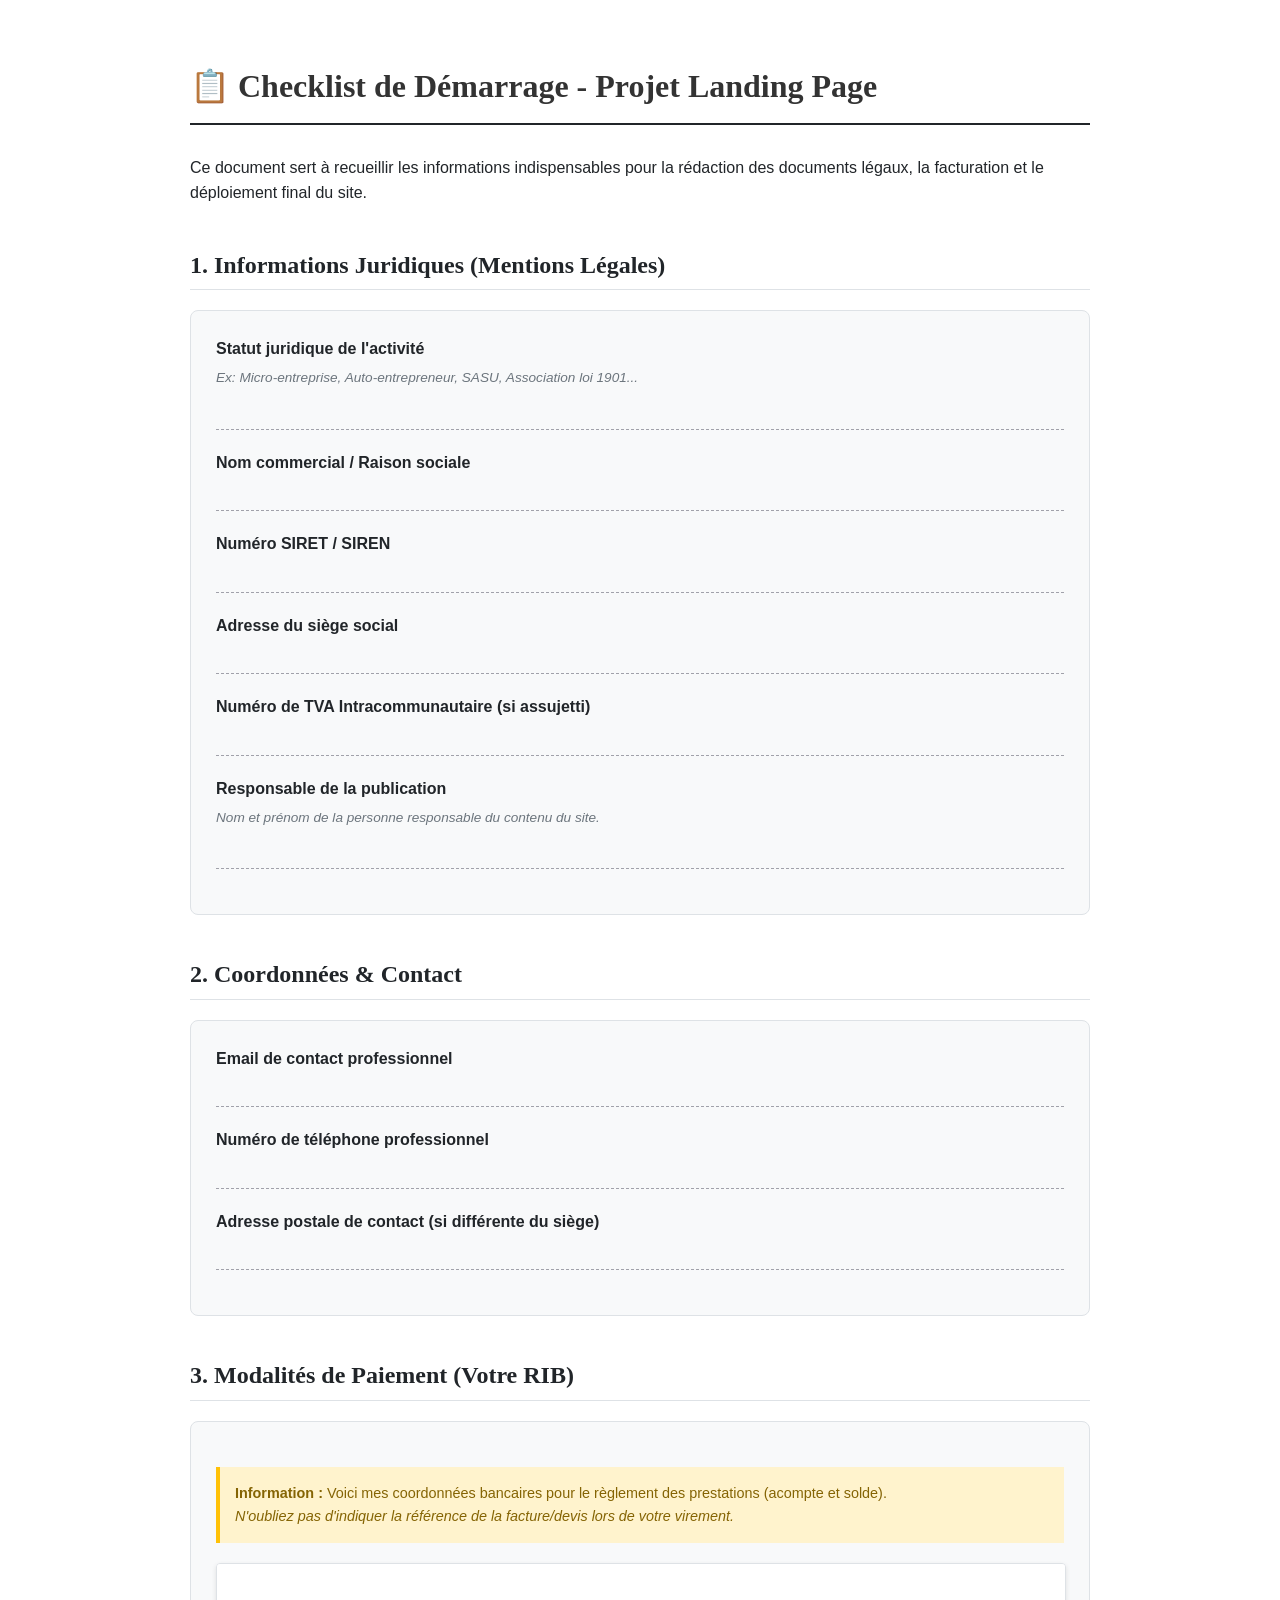
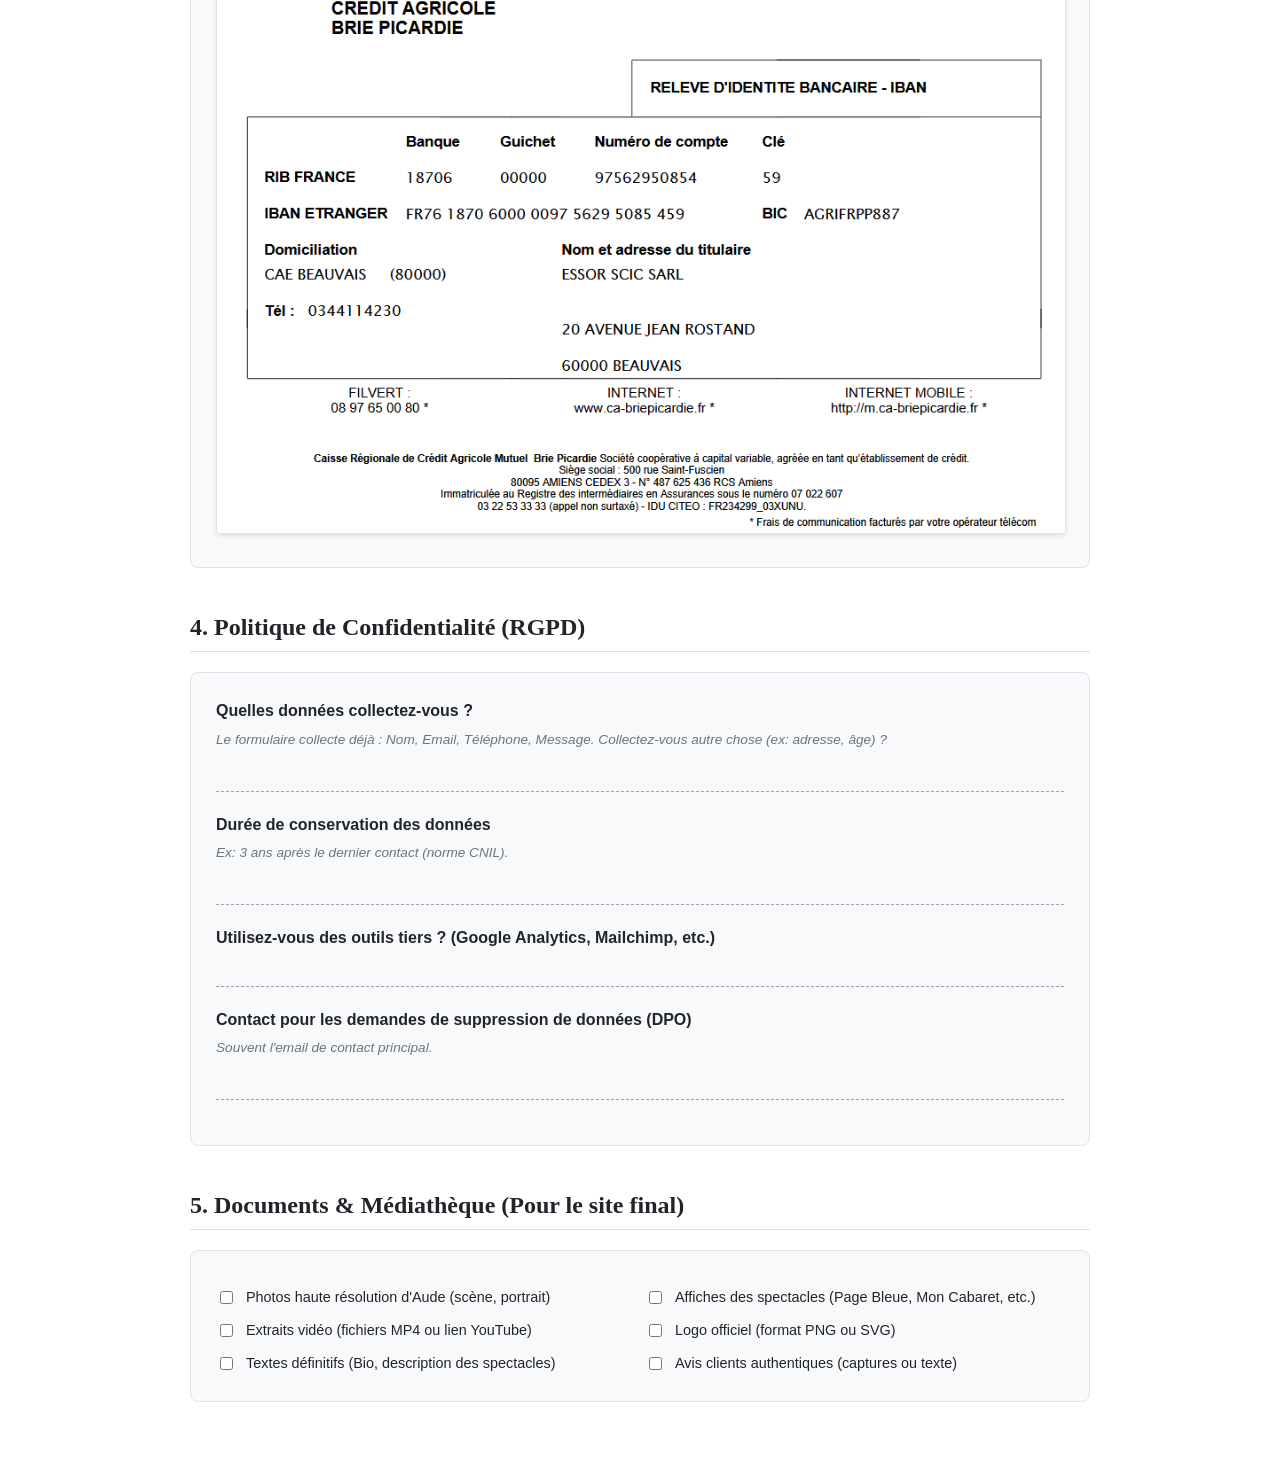
<file: workflow/checklist-client.html>
<!doctype html>
<html lang="fr">
  <head>
    <meta charset="UTF-8" />
    <meta name="viewport" content="width=device-width, initial-scale=1.0" />
    <title>Checklist Projet - Aude Casteilla</title>
    <style>
      /* --- NOUVELLE PALETTE POUR L'IMPRESSION (ÉCONOMIE D'ENCRE) --- */
      :root {
        --bg-color: #ffffff; /* Fond blanc pur */
        --surface-color: #f8f9fa; /* Gris très très clair pour les cartes */
        --primary-color: #d32f2f; /* Rouge (gardé pour les alertes) */
        --accent-color: #333333; /* Titres en gris foncé/noir (au lieu de l'or) */
        --text-main: #212529; /* Texte principal noir */
        --text-muted: #6c757d; /* Texte secondaire gris */
        --border-color: #dee2e6; /* Bordures grises claires */
        --font-heading: "Playfair Display", serif;
        --font-body:
          "Inter", -apple-system, BlinkMacSystemFont, "Segoe UI", Roboto,
          sans-serif;
      }
      body {
        background-color: var(--bg-color);
        color: var(--text-main);
        font-family: var(--font-body);
        line-height: 1.6;
        margin: 0;
        padding: 40px 20px;
      }
      .container {
        max-width: 900px;
        margin: 0 auto;
      }
      h1 {
        font-family: var(--font-heading);
        color: var(--accent-color);
        border-bottom: 2px solid var(--text-main);
        padding-bottom: 10px;
        margin-bottom: 30px;
      }
      h2 {
        font-family: var(--font-heading);
        color: var(--text-main);
        margin-top: 40px;
        margin-bottom: 20px;
        font-size: 1.5rem;
        border-bottom: 1px solid var(--border-color);
        padding-bottom: 5px;
      }
      .card {
        background-color: var(--surface-color);
        border: 1px solid var(--border-color);
        border-radius: 8px;
        padding: 25px;
        margin-bottom: 20px;
      }
      .info-group {
        margin-bottom: 20px;
      }
      .info-group label {
        display: block;
        font-weight: 600;
        margin-bottom: 5px;
        color: var(--text-main);
      }
      .info-group .hint {
        font-size: 0.85rem;
        color: var(--text-muted);
        margin-bottom: 10px;
        display: block;
        font-style: italic;
      }
      /* Lignes à remplir : on utilise des bordures pointillées grises */
      .input-line {
        border-bottom: 1px dashed #a1a1aa;
        height: 30px;
        width: 100%;
      }
      .checkbox-group {
        display: grid;
        grid-template-columns: 1fr 1fr;
        gap: 10px;
        margin-top: 10px;
      }
      .checkbox-item {
        display: flex;
        align-items: flex-start;
        gap: 10px;
        font-size: 0.9rem;
      }
      .checkbox-item input {
        margin-top: 5px;
      }
      .note {
        background-color: #fff3cd; /* Jaune très pâle pour l'avertissement */
        border-left: 4px solid #ffc107;
        padding: 15px;
        margin: 20px 0;
        font-size: 0.9rem;
        color: #856404;
      }
      .rib-container {
        text-align: center;
        margin-top: 20px;
      }
      .rib-container img {
        max-width: 100%;
        height: auto;
        border: 1px solid var(--border-color);
        border-radius: 4px;
        box-shadow: 0 2px 5px rgba(0, 0, 0, 0.1);
      }
    </style>
  </head>
  <body>
    <div class="container">
      <h1>📋 Checklist de Démarrage - Projet Landing Page</h1>
      <p>
        Ce document sert à recueillir les informations indispensables pour la
        rédaction des documents légaux, la facturation et le déploiement final
        du site.
      </p>

      <h2>1. Informations Juridiques (Mentions Légales)</h2>
      <div class="card">
        <div class="info-group">
          <label>Statut juridique de l'activité</label>
          <span class="hint"
            >Ex: Micro-entreprise, Auto-entrepreneur, SASU, Association loi
            1901...</span
          >
          <div class="input-line"></div>
        </div>
        <div class="info-group">
          <label>Nom commercial / Raison sociale</label>
          <div class="input-line"></div>
        </div>
        <div class="info-group">
          <label>Numéro SIRET / SIREN</label>
          <div class="input-line"></div>
        </div>
        <div class="info-group">
          <label>Adresse du siège social</label>
          <div class="input-line"></div>
        </div>
        <div class="info-group">
          <label>Numéro de TVA Intracommunautaire (si assujetti)</label>
          <div class="input-line"></div>
        </div>
        <div class="info-group">
          <label>Responsable de la publication</label>
          <span class="hint"
            >Nom et prénom de la personne responsable du contenu du site.</span
          >
          <div class="input-line"></div>
        </div>
      </div>

      <h2>2. Coordonnées & Contact</h2>
      <div class="card">
        <div class="info-group">
          <label>Email de contact professionnel</label>
          <div class="input-line"></div>
        </div>
        <div class="info-group">
          <label>Numéro de téléphone professionnel</label>
          <div class="input-line"></div>
        </div>
        <div class="info-group">
          <label>Adresse postale de contact (si différente du siège)</label>
          <div class="input-line"></div>
        </div>
      </div>

      <h2>3. Modalités de Paiement (Votre RIB)</h2>
      <div class="card">
        <div class="note">
          <strong>Information :</strong> Voici mes coordonnées bancaires pour le
          règlement des prestations (acompte et solde). <br /><em
            >N'oubliez pas d'indiquer la référence de la facture/devis lors de
            votre virement.</em
          >
        </div>

        <div class="rib-container">
          <!-- Remplacez le nom du fichier si votre image s'appelle autrement -->
          <img src="rib.png" alt="Relevé d'Identité Bancaire (RIB)" />
        </div>
      </div>

      <h2>4. Politique de Confidentialité (RGPD)</h2>
      <div class="card">
        <div class="info-group">
          <label>Quelles données collectez-vous ?</label>
          <span class="hint"
            >Le formulaire collecte déjà : Nom, Email, Téléphone, Message.
            Collectez-vous autre chose (ex: adresse, âge) ?</span
          >
          <div class="input-line"></div>
        </div>
        <div class="info-group">
          <label>Durée de conservation des données</label>
          <span class="hint"
            >Ex: 3 ans après le dernier contact (norme CNIL).</span
          >
          <div class="input-line"></div>
        </div>
        <div class="info-group">
          <label
            >Utilisez-vous des outils tiers ? (Google Analytics, Mailchimp,
            etc.)</label
          >
          <div class="input-line"></div>
        </div>
        <div class="info-group">
          <label
            >Contact pour les demandes de suppression de données (DPO)</label
          >
          <span class="hint">Souvent l'email de contact principal.</span>
          <div class="input-line"></div>
        </div>
      </div>

      <h2>5. Documents & Médiathèque (Pour le site final)</h2>
      <div class="card">
        <div class="checkbox-group">
          <label class="checkbox-item"
            ><input type="checkbox" /> Photos haute résolution d'Aude (scène,
            portrait)</label
          >
          <label class="checkbox-item"
            ><input type="checkbox" /> Affiches des spectacles (Page Bleue, Mon
            Cabaret, etc.)</label
          >
          <label class="checkbox-item"
            ><input type="checkbox" /> Extraits vidéo (fichiers MP4 ou lien
            YouTube)</label
          >
          <label class="checkbox-item"
            ><input type="checkbox" /> Logo officiel (format PNG ou SVG)</label
          >
          <label class="checkbox-item"
            ><input type="checkbox" /> Textes définitifs (Bio, description des
            spectacles)</label
          >
          <label class="checkbox-item"
            ><input type="checkbox" /> Avis clients authentiques (captures ou
            texte)</label
          >
        </div>
      </div>
    </div>
  </body>
</html>
</file>
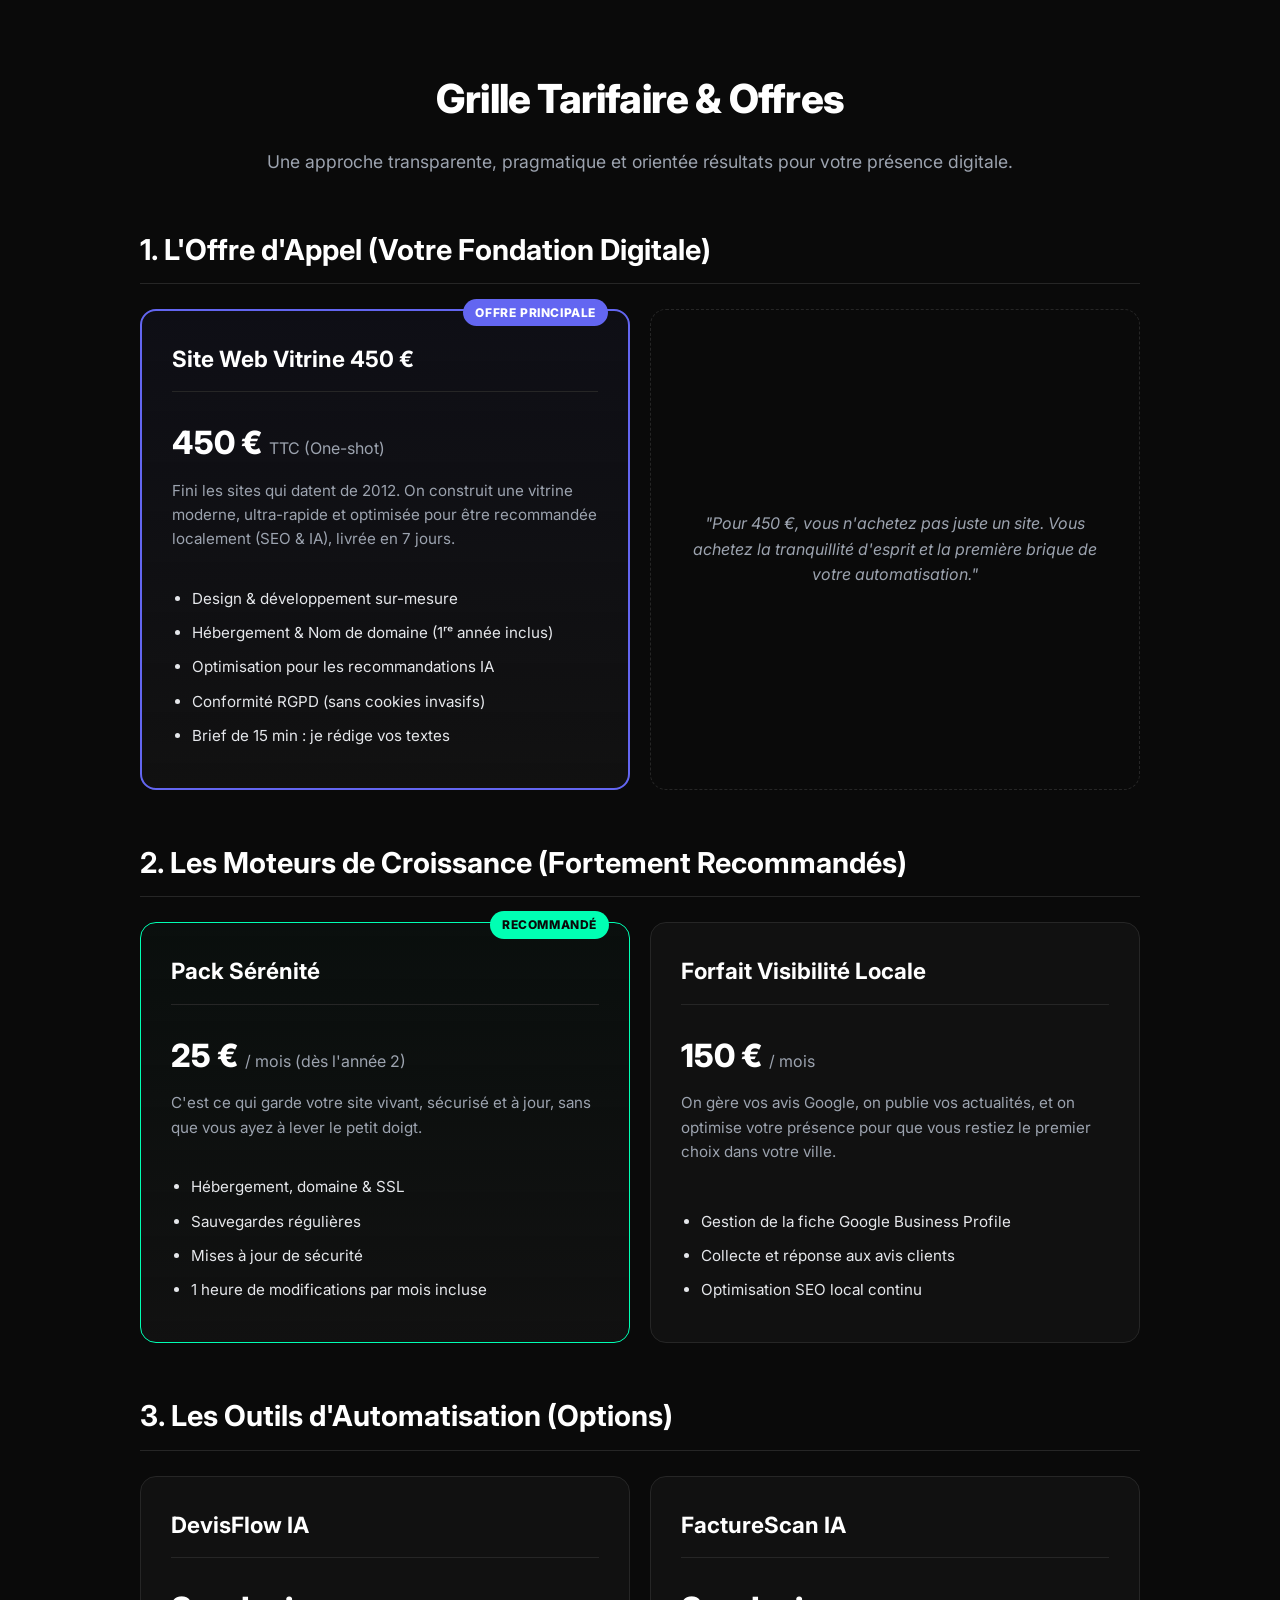
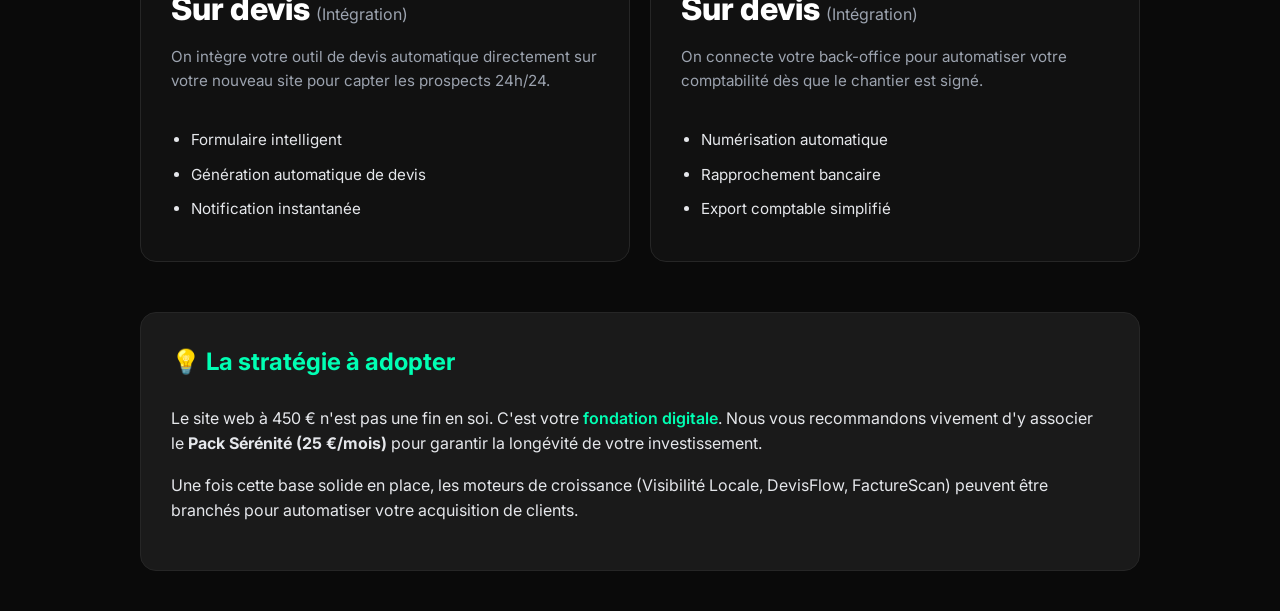
<file: workflow/price/argumentaire-prix.html>
<!doctype html>
<html lang="fr">
  <head>
    <meta charset="UTF-8" />
    <meta name="viewport" content="width=device-width, initial-scale=1.0" />
    <title>Proposition Commerciale - AlicIA-GPT</title>
    <!-- Polices Google Fonts pour coller à votre identité AlicIA-GPT -->
    <link rel="preconnect" href="https://fonts.googleapis.com" />
    <link rel="preconnect" href="https://fonts.gstatic.com" crossorigin />
    <link
      href="https://fonts.googleapis.com/css2?family=Inter:wght@400;500;600&family=Oswald:wght@500;700&display=swap"
      rel="stylesheet"
    />
    <style>
      /* --- PALETTE ALICIA-GPT (Sombre, Tech, Vert Néon & Indigo) --- */
      :root {
        --bg-color: #0a0a0a;
        --surface-color: #111111;
        --surface-light: #1a1a1a;
        --primary-neon: #00ffb3;
        --secondary-indigo: #6366f1;
        --text-main: #e5e7eb;
        --text-muted: #9ca3af;
        --border-color: #262626;
        --font-body: "Inter", -apple-system, sans-serif;
      }
      body {
        background-color: var(--bg-color);
        color: var(--text-main);
        font-family: var(--font-body);
        line-height: 1.6;
        margin: 0;
        padding: 40px 20px;
      }
      .container {
        max-width: 1000px;
        margin: 0 auto;
      }
      h1 {
        color: #ffffff;
        font-weight: 800;
        font-size: 2.5rem;
        text-align: center;
        margin-bottom: 10px;
        letter-spacing: -0.02em;
      }
      .subtitle {
        text-align: center;
        color: var(--text-muted);
        margin-bottom: 50px;
        font-size: 1.1rem;
      }
      h2 {
        color: #ffffff;
        font-size: 1.8rem;
        margin-top: 50px;
        margin-bottom: 25px;
        border-bottom: 1px solid var(--border-color);
        padding-bottom: 10px;
      }
      .grid {
        display: grid;
        grid-template-columns: 1fr;
        gap: 20px;
      }
      @media (min-width: 768px) {
        .grid {
          grid-template-columns: repeat(2, 1fr);
        }
      }
      .pricing-card {
        background-color: var(--surface-color);
        border: 1px solid var(--border-color);
        border-radius: 16px;
        padding: 30px;
        position: relative;
        display: flex;
        flex-direction: column;
        transition: transform 0.2s ease;
      }
      .pricing-card:hover {
        transform: translateY(-4px);
        border-color: #444;
      }
      .pricing-card.core-offer {
        border: 2px solid var(--secondary-indigo);
        background: linear-gradient(
          180deg,
          rgba(99, 102, 241, 0.05) 0%,
          rgba(17, 17, 17, 1) 100%
        );
      }
      .pricing-card.recommended {
        border: 1px solid var(--primary-neon);
        background: linear-gradient(
          180deg,
          rgba(0, 255, 179, 0.02) 0%,
          rgba(17, 17, 17, 1) 100%
        );
      }
      .badge {
        position: absolute;
        top: -12px;
        right: 20px;
        background-color: var(--primary-neon);
        color: var(--bg-color);
        font-size: 0.75rem;
        font-weight: 800;
        padding: 4px 12px;
        border-radius: 20px;
        text-transform: uppercase;
        letter-spacing: 0.05em;
      }
      .badge.indigo {
        background-color: var(--secondary-indigo);
        color: white;
      }
      .pricing-card h3 {
        color: #ffffff;
        margin-top: 0;
        font-size: 1.4rem;
        border-bottom: 1px solid var(--border-color);
        padding-bottom: 15px;
        margin-bottom: 15px;
      }
      .price {
        font-size: 2rem;
        font-weight: 800;
        color: #ffffff;
        margin: 10px 0;
      }
      .price span {
        font-size: 1rem;
        color: var(--text-muted);
        font-weight: normal;
      }
      .description {
        font-size: 0.95rem;
        color: var(--text-muted);
        flex-grow: 1;
        margin-bottom: 20px;
      }
      ul {
        padding-left: 20px;
        font-size: 0.95rem;
        margin-bottom: 0;
        color: var(--text-main);
      }
      li {
        margin-bottom: 10px;
      }
      .strategy-note {
        background-color: var(--surface-light);
        border: 1px solid var(--border-color);
        border-radius: 16px;
        padding: 30px;
        margin-top: 50px;
      }
      .strategy-note h3 {
        color: var(--primary-neon);
        margin-top: 0;
        font-size: 1.5rem;
      }
      .highlight {
        color: var(--primary-neon);
        font-weight: 600;
      }
    </style>
  </head>
  <body>
    <div class="container">
      <h1>Grille Tarifaire & Offres</h1>
      <p class="subtitle">
        Une approche transparente, pragmatique et orientée résultats pour votre
        présence digitale.
      </p>

      <h2>1. L'Offre d'Appel (Votre Fondation Digitale)</h2>
      <div class="grid">
        <div class="pricing-card core-offer">
          <span class="badge indigo">Offre Principale</span>
          <h3>Site Web Vitrine 450 €</h3>
          <div class="price">450 € <span>TTC (One-shot)</span></div>
          <div class="description">
            Fini les sites qui datent de 2012. On construit une vitrine moderne,
            ultra-rapide et optimisée pour être recommandée localement (SEO &
            IA), livrée en 7 jours.
          </div>
          <ul>
            <li>Design & développement sur-mesure</li>
            <li>Hébergement & Nom de domaine (1ʳᵉ année inclus)</li>
            <li>Optimisation pour les recommandations IA</li>
            <li>Conformité RGPD (sans cookies invasifs)</li>
            <li>Brief de 15 min : je rédige vos textes</li>
          </ul>
        </div>

        <!-- Placeholder pour équilibrer la grille sur PC -->
        <div
          class="pricing-card"
          style="
            background: transparent;
            border: 1px dashed var(--border-color);
            justify-content: center;
            text-align: center;
          "
        >
          <p style="color: var(--text-muted); font-style: italic">
            <em
              >"Pour 450 €, vous n'achetez pas juste un site. Vous achetez la
              tranquillité d'esprit et la première brique de votre
              automatisation."</em
            >
          </p>
        </div>
      </div>

      <h2>2. Les Moteurs de Croissance (Fortement Recommandés)</h2>
      <div class="grid">
        <div class="pricing-card recommended">
          <span class="badge">Recommandé</span>
          <h3>Pack Sérénité</h3>
          <div class="price">25 € <span>/ mois (dès l'année 2)</span></div>
          <div class="description">
            C'est ce qui garde votre site vivant, sécurisé et à jour, sans que
            vous ayez à lever le petit doigt.
          </div>
          <ul>
            <li>Hébergement, domaine & SSL</li>
            <li>Sauvegardes régulières</li>
            <li>Mises à jour de sécurité</li>
            <li>1 heure de modifications par mois incluse</li>
          </ul>
        </div>

        <div class="pricing-card">
          <h3>Forfait Visibilité Locale</h3>
          <div class="price">150 € <span>/ mois</span></div>
          <div class="description">
            On gère vos avis Google, on publie vos actualités, et on optimise
            votre présence pour que vous restiez le premier choix dans votre
            ville.
          </div>
          <ul>
            <li>Gestion de la fiche Google Business Profile</li>
            <li>Collecte et réponse aux avis clients</li>
            <li>Optimisation SEO local continu</li>
          </ul>
        </div>
      </div>

      <h2>3. Les Outils d'Automatisation (Options)</h2>
      <div class="grid">
        <div class="pricing-card">
          <h3>DevisFlow IA</h3>
          <div class="price">Sur devis <span>(Intégration)</span></div>
          <div class="description">
            On intègre votre outil de devis automatique directement sur votre
            nouveau site pour capter les prospects 24h/24.
          </div>
          <ul>
            <li>Formulaire intelligent</li>
            <li>Génération automatique de devis</li>
            <li>Notification instantanée</li>
          </ul>
        </div>

        <div class="pricing-card">
          <h3>FactureScan IA</h3>
          <div class="price">Sur devis <span>(Intégration)</span></div>
          <div class="description">
            On connecte votre back-office pour automatiser votre comptabilité
            dès que le chantier est signé.
          </div>
          <ul>
            <li>Numérisation automatique</li>
            <li>Rapprochement bancaire</li>
            <li>Export comptable simplifié</li>
          </ul>
        </div>
      </div>

      <div class="strategy-note">
        <h3>💡 La stratégie à adopter</h3>
        <p>
          Le site web à 450 € n'est pas une fin en soi. C'est votre
          <strong class="highlight">fondation digitale</strong>. Nous vous
          recommandons vivement d'y associer le
          <strong>Pack Sérénité (25 €/mois)</strong> pour garantir la longévité
          de votre investissement.
        </p>
        <p>
          Une fois cette base solide en place, les moteurs de croissance
          (Visibilité Locale, DevisFlow, FactureScan) peuvent être branchés pour
          automatiser votre acquisition de clients.
        </p>
      </div>
    </div>
  </body>
</html>
</file>
<file: css/style.css>
/* ==========================================================================
   RESET & VARIABLES GLOBALES
   ========================================================================== */
*,
*::before,
*::after {
  box-sizing: border-box;
  margin: 0;
  padding: 0;
}

:root {
  /* Couleurs */
  --color-bg: #0f0f12;
  --color-surface: #1a1a1f;
  --color-surface-light: #26262b;
  --color-primary: #d32f2f;
  --color-primary-hover: #b71c1c;
  --color-secondary: #1a237e;
  --color-accent: #c5a059;
  --color-text-main: #f5f5f7;
  --color-text-muted: #a1a1aa;
  --color-border: #333338;
  --color-error: #ef4444;
  --color-success: #10b981;

  /* Typographie */
  --font-heading: "Playfair Display", serif;
  --font-body: "Inter", sans-serif;
  --font-ui: "Oswald", sans-serif;

  /* Espacements */
  --space-xs: 0.5rem;
  --space-sm: 1rem;
  --space-md: 1.5rem;
  --space-lg: 3rem;
  --space-xl: 5rem;
  --space-xxl: 8rem;

  /* Layout */
  --container-width: 1200px;
  --radius-sm: 4px;
  --radius-md: 8px;
  --radius-lg: 16px;

  /* Ombres & Transitions */
  --shadow-sm: 0 2px 4px rgba(0, 0, 0, 0.3);
  --shadow-md: 0 8px 24px rgba(0, 0, 0, 0.4);
  --shadow-cta: 0 4px 14px rgba(211, 47, 47, 0.4);
  --transition-base: 0.2s ease-in-out;
  --transition-slow: 0.4s ease-in-out;
}

/* ==========================================================================
   BASE & TYPOGRAPHIE
   ========================================================================== */
html {
  scroll-behavior: smooth;
}

body {
  font-family: var(--font-body);
  background-color: var(--color-bg);
  color: var(--color-text-main);
  line-height: 1.6;
  -webkit-font-smoothing: antialiased;
}

h1,
h2,
h3,
h4 {
  font-family: var(--font-heading);
  line-height: 1.2;
  font-weight: 700;
  color: var(--color-text-main);
}

p {
  margin-bottom: var(--space-sm);
}

a {
  color: var(--color-accent);
  text-decoration: none;
  transition: color var(--transition-base);
}

a:hover {
  color: var(--color-text-main);
}

img {
  max-width: 100%;
  height: auto;
  display: block;
}

/* ==========================================================================
   CLASSES UTILITAIRES
   ========================================================================== */
.container {
  width: 100%;
  max-width: var(--container-width);
  margin: 0 auto;
  padding: 0 var(--space-md);
}

.section-padding {
  padding: var(--space-xl) 0;
}

.section-title {
  font-size: clamp(2rem, 4vw, 2.5rem);
  text-align: center;
  margin-bottom: var(--space-lg);
  color: var(--color-text-main);
}

.section-title::after {
  content: "";
  display: block;
  width: 60px;
  height: 3px;
  background-color: var(--color-primary);
  margin: var(--space-sm) auto 0;
}

.visually-hidden {
  position: absolute;
  width: 1px;
  height: 1px;
  padding: 0;
  margin: -1px;
  overflow: hidden;
  clip: rect(0, 0, 0, 0);
  white-space: nowrap;
  border: 0;
}

.hidden {
  display: none !important;
}

/* Lien d'évitement pour l'accessibilité */
.skip-link {
  position: absolute;
  top: -100px;
  left: 0;
  background: var(--color-primary);
  color: white;
  padding: var(--space-sm);
  z-index: 1000;
  transition: top var(--transition-base);
}
.skip-link:focus {
  top: 0;
}

/* Focus visible accessible */
:focus-visible {
  outline: 3px solid var(--color-accent);
  outline-offset: 2px;
}

/* ==========================================================================
   GRILLES RESPONSIVES
   ========================================================================== */
.grid-2-cols {
  display: grid;
  gap: var(--space-lg);
  grid-template-columns: 1fr;
}

@media (min-width: 768px) {
  .grid-2-cols {
    grid-template-columns: repeat(2, 1fr);
  }
}

/* ==========================================================================
   HEADER
   ========================================================================== */
.site-header {
  position: fixed;
  top: 0;
  left: 0;
  width: 100%;
  z-index: 100;
  background-color: rgba(15, 15, 18, 0.9);
  backdrop-filter: blur(10px);
  border-bottom: 1px solid var(--color-border);
}

.header-container {
  display: flex;
  justify-content: space-between;
  align-items: center;
  height: 70px;
}

.logo-text {
  font-family: var(--font-heading);
  font-size: 1.5rem;
  color: var(--color-text-main);
  font-weight: 700;
}

.main-nav ul {
  display: none; /* Masqué sur mobile */
  list-style: none;
  gap: var(--space-md);
}

@media (min-width: 768px) {
  .main-nav ul {
    display: flex;
  }
}

.main-nav a {
  color: var(--color-text-muted);
  font-family: var(--font-ui);
  text-transform: uppercase;
  letter-spacing: 1px;
  font-size: 0.9rem;
}

.main-nav a:hover {
  color: var(--color-text-main);
}

.header-cta {
  display: none;
}

@media (min-width: 768px) {
  .header-cta {
    display: inline-block;
  }
}

/* ==========================================================================
   HERO SECTION
   ========================================================================== */
.hero {
  position: relative;
  min-height: 100vh;
  display: flex;
  align-items: center;
  padding-top: 70px; /* Compense le header fixe */
}

.hero-bg {
  position: absolute;
  top: 0;
  left: 0;
  width: 100%;
  height: 100%;
  z-index: -1;
}

.hero-bg img {
  width: 100%;
  height: 100%;
  object-fit: cover;
}

.hero-overlay {
  position: absolute;
  top: 0;
  left: 0;
  width: 100%;
  height: 100%;
  background: linear-gradient(
    to right,
    rgba(15, 15, 18, 0.95) 0%,
    rgba(15, 15, 18, 0.6) 100%
  );
}

.hero-content {
  max-width: 700px;
  padding: var(--space-lg) 0;
}

.hero h1 {
  font-size: clamp(2.2rem, 5vw, 3.5rem);
  margin-bottom: var(--space-md);
}

.hero-subtitle {
  font-family: var(--font-body);
  font-size: 1.2rem;
  color: var(--color-text-muted);
  font-weight: 400;
  margin-bottom: var(--space-md);
}

.hero-proof {
  display: flex;
  align-items: center;
  gap: var(--space-sm);
  margin-bottom: var(--space-lg);
}

.stars {
  color: var(--color-accent);
  font-size: 1.2rem;
  letter-spacing: 2px;
}

.hero-proof p {
  margin-bottom: 0;
  font-size: 0.9rem;
  color: var(--color-text-muted);
}

.hero-cta-group {
  display: flex;
  flex-direction: column;
  gap: var(--space-sm);
}

@media (min-width: 600px) {
  .hero-cta-group {
    flex-direction: row;
  }
}

/* ==========================================================================
   FOOTER
   ========================================================================== */
.site-footer {
  background-color: var(--color-surface);
  border-top: 1px solid var(--color-border);
  padding-top: var(--space-xl);
}

.footer-content {
  display: grid;
  grid-template-columns: 1fr;
  gap: var(--space-lg);
  padding-bottom: var(--space-lg);
}

@media (min-width: 768px) {
  .footer-content {
    grid-template-columns: repeat(3, 1fr);
  }
}

.footer-brand h3,
.footer-links h3,
.footer-social h3 {
  font-size: 1.2rem;
  margin-bottom: var(--space-md);
  color: var(--color-accent);
}

.footer-brand p {
  color: var(--color-text-muted);
  font-size: 0.9rem;
}

.footer-links ul {
  list-style: none;
}

.footer-links li {
  margin-bottom: var(--space-xs);
}

.footer-links a {
  color: var(--color-text-muted);
  font-size: 0.9rem;
}

.social-icons {
  display: flex;
  gap: var(--space-sm);
}

.social-icons a {
  display: inline-flex;
  justify-content: center;
  align-items: center;
  width: 40px;
  height: 40px;
  border-radius: 50%;
  background-color: var(--color-surface-light);
  color: var(--color-text-main);
  font-family: var(--font-ui);
  font-size: 0.8rem;
  transition: background-color var(--transition-base);
}

.social-icons a:hover {
  background-color: var(--color-primary);
}

.footer-bottom {
  border-top: 1px solid var(--color-border);
  padding: var(--space-md) 0;
  display: flex;
  flex-direction: column;
  gap: var(--space-xs);
  text-align: center;
  font-size: 0.8rem;
  color: var(--color-text-muted);
}

@media (min-width: 768px) {
  .footer-bottom {
    flex-direction: row;
    justify-content: space-between;
  }
}

/* ==========================================================================
   ACCESSIBILITÉ (MOUVEMENT RÉDUIT)
   ========================================================================== */
@media (prefers-reduced-motion: reduce) {
  *,
  *::before,
  *::after {
    animation-duration: 0.01ms !important;
    animation-iteration-count: 1 !important;
    transition-duration: 0.01ms !important;
    scroll-behavior: auto !important;
  }
}

/* ==========================================================================
   BANDEAU D'AVERTISSEMENT MVP
   ========================================================================== */
.mvp-warning-banner {
  background-color: var(--color-surface-light);
  border-bottom: 1px solid var(--color-accent);
  padding: var(--space-xs) 0;
  position: relative;
  z-index: 101; /* Au-dessus du header */
}

.warning-content {
  display: flex;
  justify-content: center;
  text-align: center;
}

.warning-content p {
  margin-bottom: 0;
  font-size: 0.75rem;
  color: var(--color-text-muted);
  line-height: 1.4;
}

.warning-content strong {
  color: var(--color-accent);
  font-weight: 600;
}

.warning-content a {
  color: var(--color-text-main);
  text-decoration: underline;
  text-decoration-color: var(--color-accent);
  text-underline-offset: 2px;
  transition: color var(--transition-base);
}

.warning-content a:hover {
  color: var(--color-accent);
}
</file>
<file: css/components.css>
/* ==========================================================================
   BOUTONS
   ========================================================================== */
.btn {
  display: inline-flex;
  align-items: center;
  justify-content: center;
  padding: 0.8rem 1.8rem;
  font-family: var(--font-ui);
  font-size: 1rem;
  font-weight: 500;
  text-transform: uppercase;
  letter-spacing: 1px;
  border: none;
  border-radius: var(--radius-sm);
  cursor: pointer;
  transition: all var(--transition-base);
  text-align: center;
}

.btn-primary {
  background-color: var(--color-primary);
  color: #fff;
  box-shadow: var(--shadow-cta);
}

.btn-primary:hover {
  background-color: var(--color-primary-hover);
  color: #fff;
  transform: translateY(-2px);
}

.btn-primary:active {
  transform: scale(0.98) translateY(0);
}

.btn-secondary {
  background-color: transparent;
  color: var(--color-accent);
  border: 1px solid var(--color-accent);
}

.btn-secondary:hover {
  background-color: var(--color-accent);
  color: var(--color-bg);
}

.btn-ghost {
  background-color: transparent;
  color: var(--color-text-main);
  border: 1px solid var(--color-border);
}

.btn-ghost:hover {
  background-color: var(--color-surface-light);
  border-color: var(--color-text-muted);
}

.btn-outline {
  background: transparent;
  color: var(--color-text-main);
  border: 1px solid var(--color-border);
  padding: 0.5rem 1rem;
  font-size: 0.8rem;
}

.btn-outline:hover {
  border-color: var(--color-primary);
  color: var(--color-primary);
}

.btn-block {
  width: 100%;
}

.btn-sm {
  padding: 0.5rem 1rem;
  font-size: 0.85rem;
}

/* ==========================================================================
   CARTES (OFFRES & TÉMOIGNAGES)
   ========================================================================== */
.card {
  background-color: var(--color-surface);
  border: 1px solid var(--color-border);
  border-radius: var(--radius-md);
  padding: var(--space-lg);
  transition:
    transform var(--transition-base),
    box-shadow var(--transition-base);
}

.card:hover {
  transform: translateY(-4px);
  box-shadow: var(--shadow-md);
  border-color: var(--color-accent);
}

.offer-card h3 {
  font-size: 1.5rem;
  margin-bottom: var(--space-sm);
  color: var(--color-accent);
}

.offer-card p {
  color: var(--color-text-muted);
  margin-bottom: var(--space-md);
}

/* ==========================================================================
   TÉMOIGNAGES
   ========================================================================== */
.testimonial-grid {
  display: grid;
  grid-template-columns: 1fr;
  gap: var(--space-md);
}

@media (min-width: 768px) {
  .testimonial-grid {
    grid-template-columns: repeat(3, 1fr);
  }
}

.testimonial-card {
  display: flex;
  flex-direction: column;
}

.testimonial-rating {
  margin-bottom: var(--space-sm);
}

.testimonial-card blockquote {
  font-style: italic;
  color: var(--color-text-main);
  margin-bottom: var(--space-sm);
  flex-grow: 1;
}

.testimonial-result {
  display: inline-block;
  background-color: rgba(197, 160, 89, 0.1);
  color: var(--color-accent);
  padding: 0.2rem 0.6rem;
  border-radius: var(--radius-sm);
  font-size: 0.8rem;
  font-weight: 600;
  margin-bottom: var(--space-md);
  align-self: flex-start;
}

/* Correction de l'accolade manquante ici */
.testimonial-author {
  display: flex;
  align-items: center;
  gap: var(--space-sm);
  border-top: 1px solid var(--color-border);
  padding-top: var(--space-sm);
}

.author-avatar {
  width: 50px;
  height: 50px;
  min-width: 50px;
  border-radius: 50%;
  background-color: var(--color-primary);
  color: white;
  display: flex;
  justify-content: center;
  align-items: center;
  font-family: var(--font-ui);
  font-weight: 700;
  font-size: 1.2rem;
  letter-spacing: 1px;
}

/* ==========================================================================
   SPECTACLES SHOWCASE (Grille 3 colonnes)
   ========================================================================== */
.spectacle-showcase {
  display: grid;
  grid-template-columns: 1fr;
  gap: var(--space-lg);
  margin-bottom: var(--space-xl);
}

/* Sur PC, on passe à 3 colonnes */
@media (min-width: 768px) {
  .spectacle-showcase {
    grid-template-columns: repeat(3, 1fr);
  }
}

.showcase-card {
  padding: 0;
  overflow: hidden;
  display: flex;
  flex-direction: column;
  height: 100%; /* Force les cartes à avoir la même hauteur */
}

.showcase-img-wrapper {
  position: relative;
  width: 100%;
  /* On force un ratio pour que les 3 images aient la même hauteur */
  aspect-ratio: 3 / 4;
  overflow: hidden;
}

.showcase-img-wrapper img {
  width: 100%;
  height: 100%;
  object-fit: cover; /* L'image remplit la case sans se déformer */
  transition: transform 0.3s ease;
}

.showcase-card:hover .showcase-img-wrapper img {
  transform: scale(1.05); /* Petit zoom au survol */
}

.showcase-content {
  padding: var(--space-md);
  display: flex;
  flex-direction: column;
  flex-grow: 1;
}

.showcase-content h3 {
  margin-bottom: var(--space-xs);
  color: var(--color-accent);
  font-size: 1.4rem;
}

.showcase-content p {
  font-size: 0.95rem;
  color: var(--color-text-muted);
  margin-bottom: var(--space-md);
  flex-grow: 1;
}

/* ==========================================================================
   BLOC MASTERCLASS & VIDÉO (Version Propre)
   ========================================================================== */
.masterclass-video-block {
  display: grid;
  grid-template-columns: 1fr;
  gap: var(--space-lg);
  align-items: center;
  background-color: var(--color-surface);
  border: 1px solid var(--color-border);
  border-radius: var(--radius-md);
  padding: var(--space-lg);
}

@media (min-width: 768px) {
  .masterclass-video-block {
    grid-template-columns: 1fr 1fr;
  }
}

.masterclass-text h3 {
  font-size: 1.8rem;
  margin-bottom: var(--space-sm);
  color: var(--color-text-main);
}

.masterclass-text p {
  color: var(--color-text-muted);
  margin-bottom: var(--space-md);
}

.video-wrapper {
  position: relative;
  border-radius: var(--radius-md);
  overflow: hidden;
  aspect-ratio: 16 / 9;
  background-color: var(--color-bg);
  border: 1px solid var(--color-border);
}

.video-link {
  display: block;
  width: 100%;
  height: 100%;
  position: relative;
}

.video-link img {
  width: 100%;
  height: 100%;
  object-fit: cover;
  opacity: 0.8;
  transition: opacity 0.3s ease;
}

.video-link:hover img {
  opacity: 1;
}

.play-button {
  position: absolute;
  top: 50%;
  left: 50%;
  transform: translate(-50%, -50%);
  width: 70px;
  height: 70px;
  background-color: var(--color-primary);
  color: white;
  border-radius: 50%;
  display: flex;
  justify-content: center;
  align-items: center;
  font-size: 1.8rem;
  padding-left: 6px; /* Centre visuellement le triangle */
  box-shadow: 0 4px 20px rgba(211, 47, 47, 0.7);
  transition:
    transform 0.3s ease,
    background-color 0.3s ease;
}

.video-link:hover .play-button {
  transform: translate(-50%, -50%) scale(1.1);
  background-color: var(--color-primary-hover);
}

/* ==========================================================================
   ÉTATS DU FORMULAIRE (Erreurs, Succès, Spinner)
   ========================================================================== */
.form-group {
  margin-bottom: var(--space-md);
  position: relative;
}

.form-group label {
  display: block;
  margin-bottom: var(--space-xs);
  font-size: 0.9rem;
  color: var(--color-text-muted);
  font-weight: 500;
}

.required {
  color: var(--color-primary);
}

.form-group input,
.form-group select,
.form-group textarea {
  width: 100%;
  padding: 0.8rem 1rem;
  background-color: var(--color-bg);
  border: 1px solid var(--color-border);
  border-radius: var(--radius-sm);
  color: var(--color-text-main);
  font-family: var(--font-body);
  font-size: 1rem;
  transition:
    border-color var(--transition-base),
    box-shadow var(--transition-base);
}

.form-group input:focus,
.form-group select:focus,
.form-group textarea:focus {
  outline: none;
  border-color: var(--color-accent);
  box-shadow: 0 0 0 3px rgba(197, 160, 89, 0.2);
}

/* État invalide */
.form-group input.is-invalid,
.form-group textarea.is-invalid {
  border-color: var(--color-error);
  background-color: rgba(239, 68, 68, 0.05);
}

/* Message d'erreur */
.error-message {
  display: block;
  color: var(--color-error);
  font-size: 0.8rem;
  margin-top: var(--space-xs);
  min-height: 1.2rem; /* Évite le saut de layout */
  opacity: 0;
  transition: opacity var(--transition-base);
}

.error-message.visible {
  opacity: 1;
}

/* Checkbox RGPD */
.checkbox-group {
  display: flex;
  flex-wrap: wrap;
  align-items: flex-start;
  gap: var(--space-xs);
}

.checkbox-group input[type="checkbox"] {
  width: auto;
  margin-top: 0.3rem;
}

.checkbox-group label {
  flex: 1;
  font-size: 0.85rem;
  color: var(--color-text-muted);
}

.checkbox-group .error-message {
  flex-basis: 100%;
  margin-left: 0;
}

/* Honeypot (invisible) */
.honeypot {
  position: absolute;
  left: -9999px;
  opacity: 0;
  height: 0;
  width: 0;
  overflow: hidden;
}

/* Spinner */
.spinner {
  display: inline-block;
  width: 16px;
  height: 16px;
  border: 2px solid rgba(255, 255, 255, 0.3);
  border-radius: 50%;
  border-top-color: #fff;
  animation: spin 0.8s linear infinite;
  margin-left: var(--space-xs);
}

@keyframes spin {
  to {
    transform: rotate(360deg);
  }
}

/* Feedback global */
.form-feedback {
  padding: var(--space-sm);
  border-radius: var(--radius-sm);
  margin-top: var(--space-md);
  font-size: 0.9rem;
  text-align: center;
  opacity: 0;
  transition: opacity var(--transition-slow);
}

.form-feedback.visible {
  opacity: 1;
}

.form-feedback.success {
  background-color: rgba(16, 185, 129, 0.1);
  color: var(--color-success);
  border: 1px solid var(--color-success);
}

.form-feedback.error {
  background-color: rgba(239, 68, 68, 0.1);
  color: var(--color-error);
  border: 1px solid var(--color-error);
}

/* ==========================================================================
   BANNIÈRE COOKIES
   ========================================================================== */
.cookie-banner {
  position: fixed;
  bottom: 0;
  left: 0;
  width: 100%;
  z-index: 1000;
  background-color: var(--color-surface);
  border-top: 2px solid var(--color-accent);
  padding: var(--space-md);
  box-shadow: 0 -4px 20px rgba(0, 0, 0, 0.5);
  animation: slideUp 0.4s ease-out;
}

@keyframes slideUp {
  from {
    transform: translateY(100%);
  }
  to {
    transform: translateY(0);
  }
}

.cookie-content {
  max-width: var(--container-width);
  margin: 0 auto;
  display: flex;
  flex-direction: column;
  gap: var(--space-sm);
  align-items: center;
  text-align: center;
}

@media (min-width: 768px) {
  .cookie-content {
    flex-direction: row;
    justify-content: space-between;
    text-align: left;
  }
}

.cookie-content p {
  font-size: 0.85rem;
  color: var(--color-text-muted);
  margin-bottom: 0;
  max-width: 800px;
}

.cookie-actions {
  display: flex;
  gap: var(--space-sm);
  flex-shrink: 0;
}

.cookie-actions .btn {
  padding: 0.5rem 1rem;
  font-size: 0.8rem;
}
</file>
<file: css/pages.css>
/* ==========================================================================
   PAGE RECOMMANDATIONS
   ========================================================================== */
.page-content {
  padding-top: 70px; /* Compense le header fixe */
}

.page-hero {
  background-color: var(--color-surface);
  padding: var(--space-xl) 0;
  border-bottom: 1px solid var(--color-border);
}

.page-hero .breadcrumb {
  font-size: 0.85rem;
  color: var(--color-text-muted);
  margin-bottom: var(--space-sm);
}

.page-hero h1 {
  font-size: clamp(2rem, 5vw, 3rem);
  margin-bottom: var(--space-sm);
}

.page-hero .lead {
  font-size: 1.1rem;
  color: var(--color-text-muted);
  max-width: 700px;
}

.recommendations-section {
  padding: var(--space-xl) var(--space-md);
}

.recommendation-group {
  margin-bottom: var(--space-xl);
}

.group-header {
  margin-bottom: var(--space-lg);
  border-left: 4px solid var(--color-primary);
  padding-left: var(--space-md);
}

.group-header h2 {
  font-size: 1.8rem;
  margin-bottom: var(--space-xs);
}

.group-header h2 span {
  font-size: 1rem;
  color: var(--color-text-muted);
  font-family: var(--font-body);
  font-weight: 400;
}

.group-header p {
  color: var(--color-text-muted);
}

.recommendation-grid {
  display: grid;
  grid-template-columns: 1fr;
  gap: var(--space-md);
}

@media (min-width: 768px) {
  .recommendation-grid {
    grid-template-columns: repeat(2, 1fr);
  }
}

@media (min-width: 1024px) {
  .recommendation-grid {
    grid-template-columns: repeat(3, 1fr);
  }
}

.rec-card {
  display: flex;
  flex-direction: column;
}

.rec-card h3 {
  font-size: 1.2rem;
  margin-bottom: var(--space-sm);
  color: var(--color-text-main);
}

.rec-card p {
  color: var(--color-text-muted);
  font-size: 0.95rem;
  flex-grow: 1;
  margin-bottom: var(--space-md);
}

.tag {
  display: inline-block;
  background-color: rgba(197, 160, 89, 0.1);
  color: var(--color-accent);
  padding: 0.2rem 0.6rem;
  border-radius: var(--radius-sm);
  font-size: 0.75rem;
  font-weight: 600;
  text-transform: uppercase;
  letter-spacing: 1px;
  align-self: flex-start;
}

.page-cta {
  text-align: center;
  padding: var(--space-xl) var(--space-md);
  background-color: var(--color-surface-light);
  border-radius: var(--radius-md);
  margin-bottom: var(--space-xl);
}

.page-cta h2 {
  margin-bottom: var(--space-sm);
}

.page-cta p {
  color: var(--color-text-muted);
  margin-bottom: var(--space-md);
}

/* ==========================================================================
   STICKY CTA MOBILE
   ========================================================================== */
.sticky-cta {
  position: fixed;
  bottom: 0;
  left: 0;
  width: 100%;
  z-index: 90;
  padding: 1rem;
  border-radius: 0;
  transform: translateY(100%);
  transition: transform 0.3s ease-in-out;
  display: none;
}

.sticky-cta-visible {
  transform: translateY(0);
  display: flex;
}

@media (min-width: 768px) {
  .sticky-cta {
    display: none !important;
  }
}

/* ==========================================================================
   CARROUSEL TÉMOIGNAGES MOBILE
   ========================================================================== */
@media (max-width: 767px) {
  .testimonial-carousel {
    display: flex;
    overflow-x: auto;
    scroll-snap-type: x mandatory;
    gap: var(--space-md);
    padding-bottom: var(--space-sm);
    -webkit-overflow-scrolling: touch;
    scrollbar-width: none; /* Firefox */
  }

  .testimonial-carousel::-webkit-scrollbar {
    display: none; /* Chrome/Safari */
  }

  .testimonial-carousel .testimonial-card {
    min-width: 85%;
    scroll-snap-align: center;
  }
}

.carousel-nav {
  display: flex;
  justify-content: center;
  gap: var(--space-sm);
  margin-top: var(--space-md);
}

@media (min-width: 768px) {
  .carousel-nav {
    display: none;
  }
}

.carousel-btn {
  background-color: var(--color-surface-light);
  color: var(--color-text-main);
  border: 1px solid var(--color-border);
  width: 40px;
  height: 40px;
  border-radius: 50%;
  cursor: pointer;
  font-size: 1.2rem;
  display: flex;
  align-items: center;
  justify-content: center;
  transition: background-color var(--transition-base);
}

.carousel-btn:hover {
  background-color: var(--color-primary);
  border-color: var(--color-primary);
}
</file>
